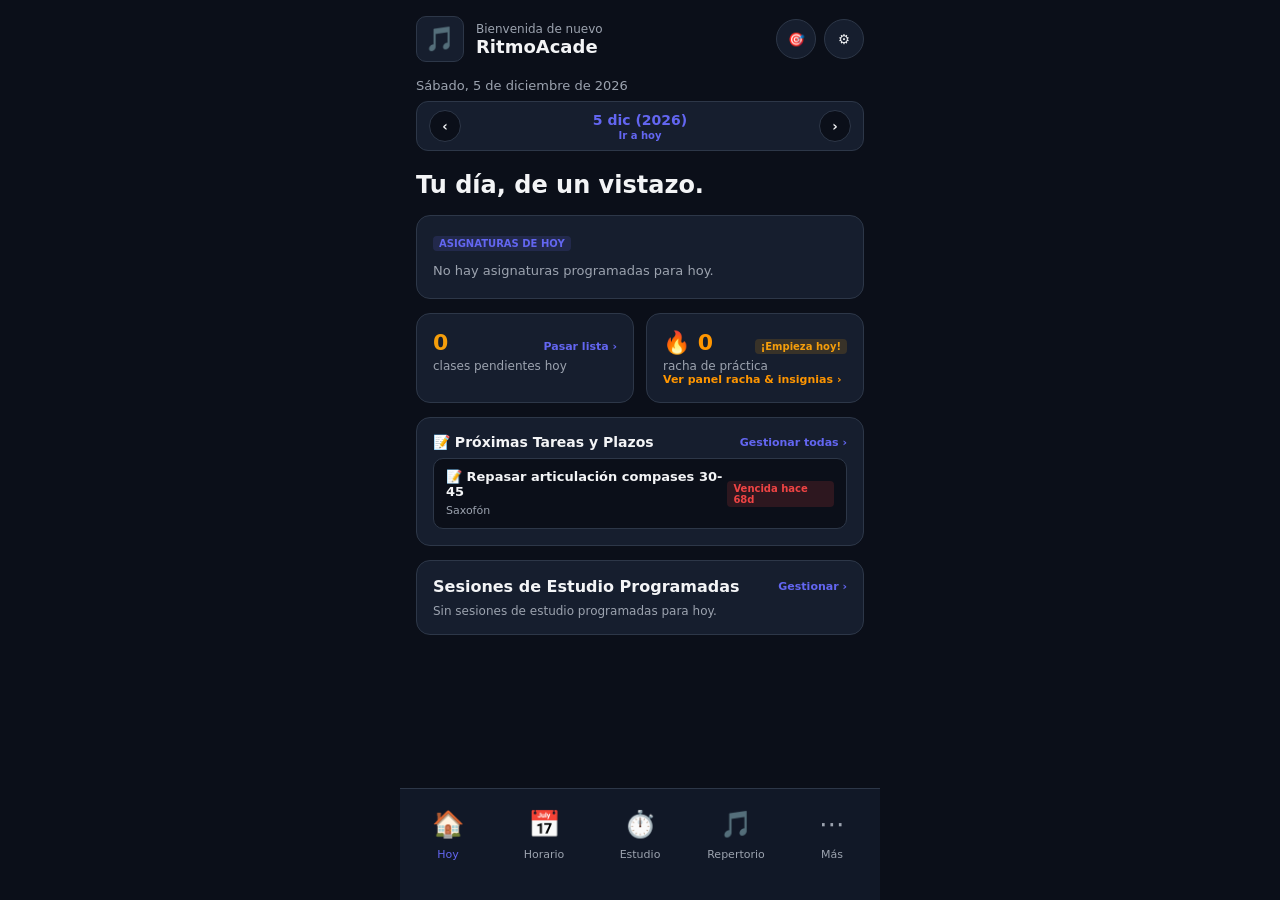
<file: index.html>
<!DOCTYPE html>
<html lang="es">
<head>
  <meta charset="UTF-8">
  <meta name="viewport" content="width=device-width, initial-scale=1.0, maximum-scale=1.0, user-scalable=no">
  <title>RitmoAcade - Sistema Total Sincronizado</title>
  <style>
    :root {
      --bg-main: #0B0F19;
      --bg-card: #161E2E;
      --text-main: #F3F4F6;
      --text-muted: #9CA3AF;
      --border: #2D3748;
      --primary: #6366F1;
      --success: #10B981;
      --warning: #F59E0B;
      --danger: #EF4444;
      --calendar-accent: #EC4899;
      --study-accent: #38BDF8;
      --streak-color: #FF9600;
      --streak-bg: rgba(255, 150, 0, 0.15);
    }

    * {
      box-sizing: border-box;
      margin: 0;
      padding: 0;
      font-family: system-ui, -apple-system, sans-serif;
      -webkit-tap-highlight-color: transparent;
      touch-action: manipulation;
    }

    body {
      background-color: var(--bg-main);
      color: var(--text-main);
      max-width: 480px;
      margin: 0 auto;
      padding: 16px;
      padding-bottom: 140px;
    }

    .view { display: none !important; }
    .view.active { display: block !important; }

    header {
      display: flex;
      justify-content: space-between;
      align-items: center;
      margin-bottom: 16px;
    }

    .header-user { display: flex; align-items: center; gap: 12px; }
    .avatar { font-size: 24px; background: var(--bg-card); padding: 8px; border-radius: 10px; border: 1px solid var(--border); }
    .sub { font-size: 12px; color: var(--text-muted); }
    .titulo { font-size: 18px; font-weight: bold; }
    .fecha { font-size: 13px; color: var(--text-muted); margin-bottom: 8px; }
    .grid { display: flex; flex-direction: column; gap: 14px; }
    .row-2 { display: grid; grid-template-columns: 1fr 1fr; gap: 12px; }

    .day-navigator {
      display: flex;
      justify-content: space-between;
      align-items: center;
      background: var(--bg-card);
      border: 1px solid var(--border);
      border-radius: 12px;
      padding: 8px 12px;
      margin-bottom: 20px;
    }
    .day-nav-btn {
      background: var(--bg-main);
      border: 1px solid var(--border);
      color: var(--text-main);
      width: 32px; height: 32px;
      border-radius: 50%;
      cursor: pointer;
      display: flex;
      align-items: center;
      justify-content: center;
      font-weight: bold;
    }
    .day-nav-title {
      font-size: 14px;
      font-weight: bold;
      color: var(--primary);
      text-align: center;
    }

    .card {
      background: var(--bg-card);
      border: 1px solid var(--border);
      border-radius: 14px;
      padding: 16px;
    }
    .card.interactive { cursor: pointer; }
    .card.interactive:active { transform: scale(0.98); }

    .stat-top { display: flex; justify-content: space-between; align-items: baseline; margin-bottom: 4px; }
    .num { font-size: 22px; font-weight: bold; }
    .link-txt { font-size: 11px; color: var(--primary); font-weight: bold; }
    .label { font-size: 12px; color: var(--text-muted); }

    .badge { font-size: 10px; color: var(--primary); background: rgba(99,102,241,0.15); padding: 2px 6px; border-radius: 4px; font-weight: bold; }
    .badge-study { font-size: 10px; color: var(--study-accent); background: rgba(56,189,248,0.15); padding: 2px 6px; border-radius: 4px; font-weight: bold; }
    .badge-warn { font-size: 10px; color: #F59E0B; background: rgba(245,158,11,0.15); padding: 2px 6px; border-radius: 4px; font-weight: bold; }
    .badge-danger { font-size: 10px; color: #EF4444; background: rgba(239,68,68,0.15); padding: 2px 6px; border-radius: 4px; font-weight: bold; }
    .badge-voluntaria { font-size: 10px; color: #34D399; background: rgba(52, 211, 153, 0.15); padding: 2px 6px; border-radius: 4px; font-weight: bold; }

    .section-flex { display: flex; justify-content: space-between; align-items: center; margin-bottom: 8px; }

    .horario-tabs { display: flex; background: var(--bg-card); border: 1px solid var(--border); border-radius: 10px; padding: 4px; margin-bottom: 16px; gap: 2px; }
    .horario-tab { flex: 1; text-align: center; padding: 8px 2px; font-size: 10px; font-weight: 600; color: var(--text-muted); cursor: pointer; border-radius: 8px; }
    .horario-tab.active { background: var(--primary); color: white; }
    .horario-tab.tab-calendar { color: var(--calendar-accent); }
    .horario-tab.tab-calendar.active { background: var(--calendar-accent); color: white; }

    .horario-subview { display: none !important; flex-direction: column; gap: 14px; }
    .horario-subview.active { display: flex !important; }

    .calendar-grid-container { background: var(--bg-card); border: 1px solid var(--border); border-radius: 14px; padding: 8px; overflow-x: auto; max-height: 520px; overflow-y: auto; }
    .calendar-table { width: 100%; border-collapse: collapse; min-width: 680px; font-size: 10px; table-layout: fixed; }
    .calendar-table th, .calendar-table td { border: 1px solid var(--border); padding: 2px; text-align: center; height: 30px; vertical-align: top; position: relative; }
    .calendar-table th { background: var(--bg-main); color: var(--text-muted); font-weight: 600; position: sticky; top: 0; z-index: 5; }

    .month-grid { display: grid; grid-template-columns: repeat(7, 1fr); gap: 4px; }
    .month-day { background: var(--bg-main); border: 1px solid var(--border); border-radius: 8px; aspect-ratio: 1; display: flex; flex-direction: column; align-items: center; justify-content: center; font-size: 12px; cursor: pointer; position: relative; }
    .month-day.has-events { border-color: var(--primary); background: rgba(99,102,241,0.1); font-weight: bold; }
    .month-day.is-festivo { border-color: var(--danger); background: rgba(239, 68, 68, 0.15); color: var(--danger); font-weight: bold; }
    .month-day.selected { border-color: var(--calendar-accent); background: rgba(236,72,153,0.15); }

    .streak-header-card { background: linear-gradient(135deg, #1E1B4B, #311042); border: 1px solid var(--border); border-radius: 20px; padding: 24px; text-align: center; }
    .streak-fire-big { font-size: 64px; display: inline-block; }
    .streak-days-row { display: flex; justify-content: space-between; margin-top: 16px; gap: 6px; }
    .streak-day-bubble { flex: 1; background: var(--bg-main); border: 1px solid var(--border); border-radius: 12px; padding: 8px 2px; text-align: center; }
    .streak-day-bubble.active { background: var(--streak-bg); border-color: var(--streak-color); }
    .streak-day-bubble span { display: block; font-size: 10px; color: var(--text-muted); margin-bottom: 4px; }
    .streak-day-bubble strong { font-size: 14px; }

    .badge-grid { display: grid; grid-template-columns: 1fr 1fr; gap: 12px; }
    .badge-card { background: var(--bg-card); border: 1px solid var(--border); border-radius: 12px; padding: 12px; text-align: center; opacity: 0.5; }
    .badge-card.unlocked { opacity: 1; border-color: var(--streak-color); background: rgba(255, 150, 0, 0.05); }
    .badge-icon { font-size: 32px; display: block; margin-bottom: 6px; }

    .color-picker-grid { display: grid; grid-template-columns: repeat(5, 1fr); gap: 8px; margin-top: 6px; }
    .color-option { width: 100%; height: 32px; border-radius: 6px; cursor: pointer; border: 2px solid transparent; }
    .color-option.selected { border-color: #fff; transform: scale(1.1); }

    .attendance-dot {
      width: 12px;
      height: 12px;
      border-radius: 50%;
      display: inline-block;
      cursor: pointer;
      transition: transform 0.15s ease;
    }
    .attendance-dot:hover { transform: scale(1.3); }

    .nav-bar { position: fixed; bottom: 0; left: 0; right: 0; max-width: 480px; margin: 0 auto; background: #111827; border-top: 1px solid var(--border); display: flex; justify-content: space-around; padding: 14px 0 32px 0; z-index: 9999; }
    .nav-item { text-align: center; color: var(--text-muted); cursor: pointer; flex: 1; padding: 6px 0; }
    .nav-item span { font-size: 26px; display: block; margin-bottom: 4px; }
    .nav-item small { font-size: 11px; font-weight: 500; }
    .nav-item.active { color: var(--primary); }

    .modal { position: fixed; top: 0; left: 0; right: 0; bottom: 0; background: rgba(0,0,0,0.7); display: none; align-items: flex-end; z-index: 10000; }
    .modal.active { display: flex; }
    .modal-content { background: var(--bg-card); width: 100%; padding: 24px; border-radius: 20px 20px 0 0; border-top: 1px solid var(--border); max-height: 90vh; overflow-y: auto; }
    .form-group { margin-bottom: 12px; }
    .form-group label { display: block; font-size: 12px; color: var(--text-muted); margin-bottom: 4px; }
    .form-control { width: 100%; padding: 10px 12px; border-radius: 8px; border: 1px solid var(--border); background: var(--bg-main); color: var(--text-main); font-size: 14px; }
    .btn-main { width: 100%; background: var(--primary); color: white; border: none; padding: 14px; border-radius: 10px; font-weight: bold; cursor: pointer; margin-top: 12px; }
    .btn-config { background: var(--bg-card); border: 1px solid var(--border); color: var(--text-main); width: 40px; height: 40px; border-radius: 50%; cursor: pointer; display: flex; align-items: center; justify-content: center; }
    .btn-accion-txt { background: none; border: none; font-size: 11px; cursor: pointer; font-weight: 500; }
    .btn-editar { color: var(--primary); }
    .btn-eliminar { color: var(--danger); }
  </style>
</head>
<body>

  <!-- ================= VISTA 1: HOY ================= -->
  <div id="vista-hoy" class="view active">
    <header>
      <div class="header-user">
        <span class="avatar">🎵</span>
        <div>
          <div class="sub">Bienvenida de nuevo</div>
          <div class="titulo">RitmoAcade</div>
        </div>
      </div>
      <div style="display: flex; gap: 8px;">
        <button class="btn-config" title="Objetivos Diarios" onclick="cambiarVista('objetivos')">🎯</button>
        <button class="btn-config" title="Ajustes" onclick="cambiarVista('mas')">⚙️</button>
      </div>
    </header>

    <div class="fecha" id="home-fecha-actual">Cargando fecha...</div>

    <div class="day-navigator">
      <button class="day-nav-btn" onclick="cambiarDiaHome(-1)">‹</button>
      <div style="display: flex; flex-direction: column; align-items: center; gap: 2px;">
        <div class="day-nav-title" id="home-nav-titulo-dia" style="margin-bottom: 0;">Hoy</div>
        <button class="btn-accion-txt" style="color: var(--primary); font-size: 10px; font-weight: bold; cursor: pointer;" onclick="irDiaActualHome()">Ir a hoy</button>
      </div>
      <button class="day-nav-btn" onclick="cambiarDiaHome(1)">›</button>
    </div>
    
    <h2 style="margin-bottom: 16px;">Tu día, de un vistazo.</h2>

    <div class="grid">
      <!-- 1º WIDGET: ASIGNATURAS DE HOY -->
      <div class="card" id="home-widget-asignaturas" onclick="cambiarVista('horario')">
        <span class="badge">ASIGNATURAS DE HOY</span>
        <div id="home-lista-asig-hoy" style="margin-top: 8px;">Cargando...</div>
      </div>

      <!-- 2º WIDGETS PEQUEÑOS (ASISTENCIA Y RACHA) -->
      <div class="row-2">
        <div class="card interactive" onclick="cambiarVista('asistencia-centros')">
          <div class="stat-top">
            <span class="num" id="home-asistencia-pendientes-num" style="color: var(--warning);">0</span>
            <span class="link-txt">Pasar lista ›</span>
          </div>
          <div class="label" id="home-asistencia-label-txt">clases pendientes hoy</div>
        </div>
        
        <div class="card interactive" onclick="cambiarVista('racha-panel')">
          <div class="stat-top">
            <span class="num" style="color: var(--streak-color);" id="home-racha-num">🔥 0</span>
            <span class="badge-warn">¡Empieza hoy!</span>
          </div>
          <div class="label">racha de práctica</div>
          <div class="link-txt" style="color: var(--streak-color);">Ver panel racha & insignias ›</div>
        </div>
      </div>

      <!-- 3º WIDGET: TAREAS PENDIENTES -->
      <div class="card interactive" onclick="cambiarVista('tareas')">
        <div class="section-flex" style="margin-bottom: 6px;">
          <h4 style="color: var(--text-main); font-size: 14px;">📝 Próximas Tareas y Plazos</h4>
          <span class="link-txt">Gestionar todas ›</span>
        </div>
        <div id="home-widget-cuenta-atras-container">
          <p style="font-size: 12px; color: var(--text-muted);">Cargando plazos...</p>
        </div>
      </div>

      <!-- 4º WIDGET: SESIONES DE ESTUDIO -->
      <div class="card interactive" onclick="cambiarVista('sesiones-estudio')">
        <div class="section-flex">
          <h4>Sesiones de Estudio Programadas</h4>
          <span class="link-txt">Gestionar ›</span>
        </div>
        <div id="preview-sesiones-estudio-home" style="font-size: 12px; color: var(--text-muted); margin-top: 4px;">
          Comprobando bloques de práctica...
        </div>
      </div>
    </div>
  </div>

  <!-- ================= VISTA RACHA Y PREMIOS ================= -->
  <div id="vista-racha-panel" class="view">
    <header>
      <div class="titulo">Racha e Insignias</div>
      <button class="btn-config" onclick="cambiarVista('hoy')">‹</button>
    </header>

    <div class="grid">
      <div class="streak-header-card">
        <div class="streak-fire-big">🔥</div>
        <div style="font-size: 32px; font-weight: bold; margin: 4px 0;" id="panel-racha-dias">0 DÍAS</div>
        <p style="color: var(--text-muted); font-size: 13px;">¡Completa un Pomodoro o tarea hoy para activar tu racha!</p>
        <div class="streak-days-row">
          <div class="streak-day-bubble"><span>L</span><strong>·</strong></div>
          <div class="streak-day-bubble"><span>M</span><strong>·</strong></div>
          <div class="streak-day-bubble"><span>X</span><strong>·</strong></div>
          <div class="streak-day-bubble"><span>J</span><strong>·</strong></div>
          <div class="streak-day-bubble"><span>V</span><strong>·</strong></div>
          <div class="streak-day-bubble"><span>S</span><strong>·</strong></div>
          <div class="streak-day-bubble"><span>D</span><strong>·</strong></div>
        </div>
      </div>

      <div class="section-flex" style="margin-top: 10px;">
        <h4>🏆 Sala de Trofeos e Insignias</h4>
        <span class="badge" id="contador-insignias">0 / 6 desbloqueadas</span>
      </div>

      <div class="badge-grid" id="lista-insignias-container"></div>
    </div>
  </div>

  <!-- ================= VISTA 2: HORARIO AVANZADO ================= -->
  <div id="vista-horario" class="view">
    <header>
      <div class="titulo">Horarios y Planificación</div>
      <button class="btn-main" style="width: auto; margin-top: 0; padding: 8px 12px; font-size: 12px; background: var(--danger);" onclick="abrirModalFestivo()">+ Festivo</button>
    </header>
    <p class="fecha">Organiza tus clases oficiales y sesiones de estudio.</p>
    
    <div class="horario-tabs">
      <div class="horario-tab active" onclick="cambiarHorarioTab('diaria', this)">Diaria</div>
      <div class="horario-tab" onclick="cambiarHorarioTab('semanal', this)">Semanal</div>
      <div class="horario-tab" onclick="cambiarHorarioTab('mensual', this)">Mensual</div>
      <div class="horario-tab tab-calendar" onclick="cambiarHorarioTab('calendario', this)">📅 Cuadrante</div>
    </div>

    <!-- Subvista Diaria -->
    <div id="subview-diaria" class="horario-subview active">
      <div class="day-navigator">
        <button class="day-nav-btn" onclick="cambiarDiaHorario(-1)">‹</button>
        <div style="display: flex; flex-direction: column; align-items: center; gap: 2px;">
          <div class="day-nav-title" id="horario-nav-titulo-dia" style="margin-bottom: 0;">Hoy</div>
          <button class="btn-accion-txt" style="color: var(--primary); font-size: 10px; font-weight: bold; cursor: pointer;" onclick="irDiaActualHorario()">Ir a hoy</button>
        </div>
        <button class="day-nav-btn" onclick="cambiarDiaHorario(1)">›</button>
      </div>
      <div id="container-diaria-huecos" class="grid"></div>
    </div>

    <!-- Subvista Semanal -->
    <div id="subview-semanal" class="horario-subview">
      <div class="day-navigator">
        <button class="day-nav-btn" onclick="cambiarSemanaHorario(-1)">‹</button>
        <div style="display: flex; flex-direction: column; align-items: center; gap: 2px;">
          <div class="day-nav-title" id="horario-nav-titulo-semana" style="margin-bottom: 0;">Semana actual</div>
          <button class="btn-accion-txt" style="color: var(--primary); font-size: 10px; font-weight: bold; cursor: pointer;" onclick="irSemanaActualHorario()">Ir a semana actual</button>
        </div>
        <button class="day-nav-btn" onclick="cambiarSemanaHorario(1)">›</button>
      </div>
      <div id="container-semanal-dinamico" class="grid"></div>
    </div>

    <!-- Subvista Mensual Interactiva -->
    <div id="subview-mensual" class="horario-subview">
      <div class="day-navigator">
        <button class="day-nav-btn" onclick="cambiarMesHorario(-1)">‹</button>
        <div style="display: flex; flex-direction: column; align-items: center; gap: 2px;">
          <div class="day-nav-title" id="horario-nav-titulo-mes" style="margin-bottom: 0;">Mes actual</div>
          <button class="btn-accion-txt" style="color: var(--primary); font-size: 10px; font-weight: bold; cursor: pointer;" onclick="irMesActualHorario()">Ir a mes actual</button>
        </div>
        <button class="day-nav-btn" onclick="cambiarMesHorario(1)">›</button>
      </div>
      <div class="card" style="padding: 12px;">
        <div class="month-grid" id="grid-calendario-mensual"></div>
      </div>
      <h4 style="margin-top: 10px;" id="titulo-eventos-dia-mes">Eventos del día seleccionado:</h4>
      <div id="container-eventos-dia-mes" class="grid"></div>
    </div>

    <!-- Subvista Cuadrante Semanal -->
    <div id="subview-calendario" class="horario-subview">
      <div class="day-navigator">
        <button class="day-nav-btn" onclick="cambiarSemanaCuadrante(-1)">‹</button>
        <div style="display: flex; flex-direction: column; align-items: center; gap: 2px;">
          <div class="day-nav-title" id="cuadrante-nav-titulo-semana" style="margin-bottom: 0;">Semana actual</div>
          <button class="btn-accion-txt" style="color: var(--primary); font-size: 10px; font-weight: bold; cursor: pointer;" onclick="irSemanaActualCuadrante()">Ir a semana actual</button>
        </div>
        <button class="day-nav-btn" onclick="cambiarSemanaCuadrante(1)">›</button>
      </div>
      <div class="card" style="padding: 10px;">
        <div class="section-flex" style="margin-bottom: 8px;">
          <h4 style="color: var(--calendar-accent); font-size: 14px;">📊 Cuadrante Semanal</h4>
        </div>
        <div class="calendar-grid-container">
          <table class="calendar-table">
            <thead>
              <tr id="thead-cuadrante-fechas">
                <th style="width: 42px;">Hora</th>
                <th>Lun</th><th>Mar</th><th>Mié</th><th>Jue</th><th>Vie</th><th>Sáb</th><th>Dom</th>
              </tr>
            </thead>
            <tbody id="tbody-horario-sincronizado"></tbody>
          </table>
        </div>
      </div>
    </div>
  </div>

  <!-- ================= VISTA 3: ESTUDIO (POMODORO & CRONÓMETRO) ================= -->
  <div id="vista-estudio" class="view">
    <header>
      <div class="titulo">Estudio y Práctica</div>
    </header>
    <p class="fecha">Mide tu tiempo mediante Pomodoro o cronómetro libre (activo en segundo plano con Wake Lock).</p>

    <div class="grid">
      <!-- MÓDULO 1: POMODORO -->
      <div class="card" style="padding: 16px;">
        <div class="section-flex" style="margin-bottom: 10px;">
          <h4 style="color: var(--primary);">🍅 Pomodoro Musical</h4>
          <span class="badge">Bloques</span>
        </div>
        <div class="form-group">
          <label>Asignatura o Tarea</label>
          <select id="pomodoro-item" class="form-control"></select>
        </div>

        <div class="row-2">
          <div class="form-group">
            <label>Preestablecido</label>
            <select id="pomodoro-duracion-select" class="form-control" onchange="seleccionarDuracionPomodoro(this.value)">
              <option value="15">15 min</option>
              <option value="25" selected>25 min</option>
              <option value="45">45 min</option>
              <option value="60">60 min</option>
              <option value="custom">Personalizado</option>
            </select>
          </div>
          <div class="form-group" id="bloque-pomodoro-custom" style="display: none;">
            <label>Minutos exactos</label>
            <input type="number" min="1" max="300" id="pomodoro-duracion-custom" class="form-control" value="30">
          </div>
        </div>

        <div style="text-align: center; padding: 10px 0;">
          <div style="font-size: 48px; font-weight: bold; margin-bottom: 12px; color: var(--primary);" id="pomodoro-display">25:00</div>
          <button class="btn-main" id="btn-pomodoro-accion" style="margin-top: 0;" onclick="togglePomodoro()">Iniciar Pomodoro</button>
        </div>
      </div>

      <!-- MÓDULO 2: CRONÓMETRO LIBRE -->
      <div class="card" style="padding: 16px; border: 2px dashed var(--study-accent); background: rgba(56,189,248,0.03);">
        <div class="section-flex" style="margin-bottom: 10px;">
          <h4 style="color: var(--study-accent);">⏱️ Cronómetro Libre</h4>
          <span class="badge-study">Tiempo Real</span>
        </div>
        <div class="form-group">
          <label>Seleccionar Elemento / Repertorio</label>
          <select id="crono-item" class="form-control"></select>
        </div>

        <div style="text-align: center; padding: 10px 0;">
          <div style="font-size: 48px; font-weight: bold; margin-bottom: 12px; color: var(--study-accent);" id="crono-display">00:00:00</div>
          <button class="btn-main" id="btn-crono-accion" style="background: var(--study-accent); color: #0B0F19; margin-top: 0;" onclick="toggleCronometro()">Iniciar Cronómetro</button>
        </div>
      </div>
    </div>
  </div>

  <!-- ================= VISTA 4: REPERTORIO ================= -->
  <div id="vista-repertorio" class="view">
    <header>
      <div class="titulo">Gestión de Repertorio</div>
      <button class="btn-main" style="width: auto; margin-top: 0; padding: 8px 12px; font-size: 12px;" onclick="abrirModalCategoriaCrear()">+ Añadir categoría</button>
    </header>
    <p class="fecha">Tus categorías y piezas organizadas.</p>

    <div class="grid" id="lista-categorias-container" style="grid-template-columns: 1fr 1fr;"></div>
  </div>

  <div id="vista-repertorio-detalle" class="view">
    <header>
      <div class="header-user">
        <span class="avatar" id="detalle-emoji">🎷</span>
        <div>
          <div class="sub">Repertorio de</div>
          <div class="titulo" id="detalle-titulo-cat">Categoría</div>
        </div>
      </div>
      <button class="btn-config" onclick="cambiarVista('repertorio')">‹</button>
    </header>

    <div class="section-flex" style="margin-bottom: 14px;">
      <p class="fecha" style="margin-bottom:0;">Obras y piezas en estudio.</p>
      <button class="btn-main" style="width: auto; margin-top: 0; padding: 8px 14px; font-size: 13px;" onclick="abrirModalPiezaCrear()">+ Añadir pieza</button>
    </div>

    <div class="grid" id="lista-piezas-container"></div>
  </div>

  <!-- ================= VISTA 4.1: OBJETIVOS DIARIOS ================= -->
  <div id="vista-objetivos" class="view">
    <header>
      <div class="titulo">Objetivos Diarios y Planificación</div>
      <button class="btn-main" style="width: auto; margin-top: 0; padding: 8px 12px; font-size: 12px;" onclick="abrirModalObjetivoCrear()">+ Nuevo objetivo</button>
    </header>
    <p class="fecha">Metas establecidas para uno o varios días.</p>
    <div class="grid" id="lista-objetivos-container"></div>
  </div>

  <!-- ================= VISTA 5: MÁS (AJUSTES) ================= -->
  <div id="vista-mas" class="view">
    <header>
      <div class="titulo">Ajustes y Perfil</div>
    </header>
    <p class="fecha">Preferencias, copias de seguridad y herramientas.</p>

    <div class="grid">
      <div class="card" style="background: linear-gradient(135deg, #161E2E, #1E1B4B);">
        <div class="section-flex">
          <h4>💾 Copia de Seguridad</h4>
          <span class="badge">Datos Seguros</span>
        </div>
        <p style="font-size: 12px; color: var(--text-muted); margin: 6px 0 12px 0;">Exporta tus datos o restaura una copia de seguridad en cualquier momento.</p>
        <div class="row-2">
          <button class="btn-main" style="margin-top:0; padding: 10px; font-size: 12px; background: var(--success);" onclick="exportarCopiaSeguridad()">Exportar datos</button>
          <button class="btn-main" style="margin-top:0; padding: 10px; font-size: 12px; background: var(--primary);" onclick="document.getElementById('input-archivo-importar').click()">Restaurar datos</button>
          <input type="file" id="input-archivo-importar" style="display:none" accept=".json" onchange="importarCopiaSeguridad(event)">
        </div>
      </div>

      <div class="card interactive" onclick="cambiarVista('objetivos')">
        <div class="section-flex">
          <h4>🎯 Objetivos Diarios</h4>
          <span class="link-txt">Gestionar ›</span>
        </div>
        <p style="font-size: 12px; color: var(--text-muted); margin-top: 4px;">Metas de estudio y planificación por fechas</p>
      </div>

      <div class="card interactive" onclick="cambiarVista('sesiones-estudio')">
        <div class="section-flex">
          <h4>⏱️ Sesiones de Estudio</h4>
          <span class="link-txt">Gestionar ›</span>
        </div>
        <p style="font-size: 12px; color: var(--text-muted); margin-top: 4px;">Programa tus bloques y prácticas de instrumento</p>
      </div>

      <div class="card interactive" onclick="cambiarVista('centros-estudio')">
        <div class="section-flex">
          <h4>🏛️ Asignaturas y Centros</h4>
          <span class="link-txt">Configurar ›</span>
        </div>
        <p style="font-size: 12px; color: var(--text-muted); margin-top: 4px;">Gestiona centros, horarios, docentes y colores</p>
      </div>

      <div class="card interactive" onclick="cambiarVista('notas-centros')">
        <div class="section-flex">
          <h4>📊 Registro de Notas</h4>
          <span class="link-txt">Ver notas ›</span>
        </div>
        <p style="font-size: 12px; color: var(--text-muted); margin-top: 4px;">Calificaciones con código de color automático</p>
      </div>

      <div class="card interactive" onclick="cambiarVista('asistencia-centros')">
        <div class="section-flex">
          <h4>📋 Control de Asistencia</h4>
          <span class="link-txt">Pasar lista ›</span>
        </div>
        <p style="font-size: 12px; color: var(--text-muted); margin-top: 4px;">Asistencias, faltas, retrasos, justificadas y no clases</p>
      </div>

      <div class="card interactive" onclick="cambiarVista('tareas')">
        <div class="section-flex">
          <h4>📝 Tareas Pendientes</h4>
          <span class="link-txt">Gestionar ›</span>
        </div>
        <p style="font-size: 12px; color: var(--text-muted); margin-top: 4px;">Listado con fecha exacta y cuenta atrás</p>
      </div>
    </div>
  </div>

  <!-- ================= VISTAS SECUNDARIAS DE AJUSTES ================= -->
  <div id="vista-sesiones-estudio" class="view">
    <header>
      <div class="titulo">Sesiones de Estudio</div>
      <button class="btn-config" onclick="cambiarVista('mas')">‹</button>
    </header>
    <div class="section-flex" style="margin-bottom: 14px;">
      <p class="fecha" style="margin-bottom:0;">Bloques de práctica programados.</p>
      <button class="btn-main" style="width: auto; margin-top: 0; padding: 8px 14px; font-size: 13px;" onclick="abrirModalSesionEstudioCrear()">+ Añadir sesión</button>
    </div>
    <div class="grid" id="lista-sesiones-estudio-container"></div>
  </div>

  <div id="vista-centros-estudio" class="view">
    <header>
      <div class="titulo">Centros de Estudios</div>
      <button class="btn-config" onclick="cambiarVista('mas')">‹</button>
    </header>
    <div class="section-flex" style="margin-bottom: 14px;">
      <p class="fecha" style="margin-bottom:0;">Selecciona un centro o crea uno nuevo.</p>
      <button class="btn-main" style="width: auto; margin-top: 0; padding: 8px 14px; font-size: 13px;" onclick="abrirModalCentroCrear()">+ Añadir centro</button>
    </div>
    <div class="grid" id="lista-centros-container"></div>
  </div>

  <div id="vista-centro-detalle" class="view">
    <header>
      <div class="header-user">
        <span class="avatar">🏫</span>
        <div>
          <div class="sub">Centro de Estudios</div>
          <div class="titulo" id="titulo-centro-activo">Centro</div>
        </div>
      </div>
      <button class="btn-config" onclick="cambiarVista('centros-estudio')">‹</button>
    </header>
    <div class="section-flex" style="margin-bottom: 14px;">
      <p class="fecha" style="margin-bottom:0;">Asignaturas impartidas.</p>
      <button class="btn-main" style="width: auto; margin-top: 0; padding: 8px 14px; font-size: 13px;" onclick="abrirModalAsignaturaCrear()">+ Añadir asignatura</button>
    </div>
    <div class="grid" id="lista-asignaturas-container"></div>
  </div>

  <div id="vista-notas-centros" class="view">
    <header>
      <div class="titulo">Registro de Notas</div>
      <button class="btn-config" onclick="cambiarVista('mas')">‹</button>
    </header>
    <p class="fecha">Elige un centro sincronizado para consultar calificaciones.</p>
    <div class="grid" id="lista-notas-centros-container"></div>
  </div>

  <div id="vista-notas-detalle" class="view">
    <header>
      <div class="header-user">
        <span class="avatar">📊</span>
        <div>
          <div class="sub">Calificaciones de</div>
          <div class="titulo" id="titulo-notas-centro">Centro</div>
        </div>
      </div>
      <button class="btn-config" onclick="cambiarVista('notas-centros')">‹</button>
    </header>
    <div class="section-flex" style="margin-bottom: 14px;">
      <p class="fecha" style="margin-bottom:0;">Exámenes y entregas.</p>
      <button class="btn-main" style="width: auto; margin-top: 0; padding: 8px 14px; font-size: 13px;" onclick="abrirModalNota()">+ Añadir nota</button>
    </div>
    <div class="grid" id="lista-calificaciones-container"></div>
  </div>

  <div id="vista-asistencia-centros" class="view">
    <header>
      <div class="titulo">Control de Asistencia</div>
      <button class="btn-config" onclick="cambiarVista('mas')">‹</button>
    </header>
    <p class="fecha">Elige tu centro sincronizado para pasar lista y ver estadísticas.</p>
    <div class="grid" id="lista-asistencia-centros-container"></div>
  </div>

  <div id="vista-asistencia-detalle" class="view">
    <header>
      <div class="header-user">
        <span class="avatar">📋</span>
        <div>
          <div class="sub">Asistencia en</div>
          <div class="titulo" id="titulo-asistencia-centro">Centro</div>
        </div>
      </div>
      <button class="btn-config" onclick="cambiarVista('asistencia-centros')">‹</button>
    </header>

    <div class="horario-tabs">
      <div class="horario-tab active" onclick="cambiarAsistenciaTab('control', this)">Control de Pase</div>
      <div class="horario-tab" onclick="cambiarAsistenciaTab('estadisticas', this)">Estadísticas</div>
    </div>

    <div id="subview-asistencia-control" class="horario-subview active">
      <div class="day-navigator">
        <button class="day-nav-btn" onclick="cambiarSemanaAsistencia(-1)">‹</button>
        <div style="display: flex; flex-direction: column; align-items: center; gap: 2px;">
          <div class="day-nav-title" id="asistencia-nav-titulo-semana" style="margin-bottom: 0;">Semana actual</div>
          <button class="btn-accion-txt" style="color: var(--primary); font-size: 10px; font-weight: bold; cursor: pointer;" onclick="irSemanaActualAsistencia()">Ir a semana actual</button>
        </div>
        <button class="day-nav-btn" onclick="cambiarSemanaAsistencia(1)">›</button>
      </div>
      <div class="grid" id="lista-control-asistencia-container"></div>
    </div>

    <div id="subview-asistencia-estadisticas" class="horario-subview">
      <div class="grid" id="lista-estadisticas-asistencia-container"></div>
    </div>
  </div>

  <div id="vista-tareas" class="view">
    <header>
      <div class="titulo">Tareas Pendientes</div>
      <button class="btn-config" onclick="cambiarVista('hoy')">‹</button>
    </header>
    <div class="section-flex" style="margin-bottom: 14px;">
      <p class="fecha" style="margin-bottom:0;">Listado con fecha exacta y cuenta atrás.</p>
      <button class="btn-main" style="width: auto; margin-top: 0; padding: 8px 14px; font-size: 13px;" onclick="abrirModalTareaParaCrear()">+ Añadir tarea</button>
    </div>
    <div class="grid" id="lista-tareas-container"></div>
  </div>

  <!-- ================= BARRA DE NAVEGACIÓN INFERIOR ================= -->
  <nav class="nav-bar">
    <div class="nav-item active" id="nav-hoy" onclick="cambiarVista('hoy')">
      <span>🏠</span>
      <small>Hoy</small>
    </div>
    <div class="nav-item" id="nav-horario" onclick="cambiarVista('horario')">
      <span>📅</span>
      <small>Horario</small>
    </div>
    <div class="nav-item" id="nav-estudio" onclick="cambiarVista('estudio')">
      <span>⏱️</span>
      <small>Estudio</small>
    </div>
    <div class="nav-item" id="nav-repertorio" onclick="cambiarVista('repertorio')">
      <span>🎵</span>
      <small>Repertorio</small>
    </div>
    <div class="nav-item" id="nav-mas" onclick="cambiarVista('mas')">
      <span>⋯</span>
      <small>Más</small>
    </div>
  </nav>

  <!-- ================= MODALES ================= -->
  <div id="modalDetalleAsignatura" class="modal" onclick="cerrarModalDetalleAsignaturaFuera(event)">
    <div class="modal-content">
      <div class="section-flex" style="margin-bottom: 12px;">
        <h3 id="detalle-asig-modal-nombre">Detalles de la Asignatura</h3>
        <span style="font-size: 20px; cursor: pointer; color: var(--text-muted);" onclick="cerrarModalDetalleAsignatura()">✕</span>
      </div>
      <div class="grid" style="gap: 10px;" id="detalle-asig-modal-body"></div>
    </div>
  </div>

  <div id="modalSesionEstudio" class="modal" onclick="cerrarModalSesionEstudioFuera(event)">
    <div class="modal-content">
      <div class="section-flex" style="margin-bottom: 12px;">
        <h3 id="modal-sesion-titulo">Programar Sesión de Estudio</h3>
        <span style="font-size: 20px; cursor: pointer; color: var(--text-muted);" onclick="cerrarModalSesionEstudio()">✕</span>
      </div>
      <input type="hidden" id="input-edit-index-sesion" value="-1">
      <div class="form-group">
        <label>Título / Materia</label>
        <input type="text" id="input-sesion-titulo-txt" class="form-control" placeholder="Ej. Ensayo general de repertorio...">
      </div>
      <div class="form-group">
        <label>Espacio Reservado (Reserva)</label>
        <input type="text" id="input-sesion-reserva" class="form-control" placeholder="Ej. Cabina 3, Estudio de piano 2...">
      </div>
      <div class="row-2">
        <div class="form-group">
          <label>Día</label>
          <select id="input-sesion-dia" class="form-control">
            <option value="Lun">Lunes</option>
            <option value="Mar">Martes</option>
            <option value="Mié">Miércoles</option>
            <option value="Jue">Jueves</option>
            <option value="Vie">Viernes</option>
            <option value="Sáb">Sábado</option>
            <option value="Dom">Domingo</option>
          </select>
        </div>
        <div class="form-group">
          <label>Fecha exacta</label>
          <input type="date" id="input-sesion-fecha" class="form-control">
        </div>
      </div>
      <div class="row-2">
        <div class="form-group">
          <label>Hora Inicio</label>
          <select id="input-sesion-inicio" class="form-control"></select>
        </div>
        <div class="form-group">
          <label>Hora Fin</label>
          <select id="input-sesion-fin" class="form-control"></select>
        </div>
      </div>

      <!-- TRIANGULACIÓN: VINCULACIÓN CON OBJETIVO / TAREA -->
      <hr style="border: 0; border-top: 1px solid var(--border); margin: 12px 0;">
      <div class="form-group">
        <label>🎯 Vincular con Tarea o Crear Objetivo Diario</label>
        <select id="input-sesion-vinculo-tarea" class="form-control">
          <option value="">-- Sin vinculación (Solo sesión) --</option>
        </select>
      </div>

      <button class="btn-main" onclick="guardarOActualizarSesionEstudio()">Guardar sesión y sincronizar objetivo</button>
    </div>
  </div>

  <div id="modalFestivo" class="modal" onclick="cerrarModalFestivoFuera(event)">
    <div class="modal-content">
      <div class="section-flex" style="margin-bottom: 12px;">
        <h3>Añadir Nuevo Festivo</h3>
        <span style="font-size: 20px; cursor: pointer; color: var(--text-muted);" onclick="cerrarModalFestivo()">✕</span>
      </div>
      <div class="form-group">
        <label>Motivo / Nombre del Festivo</label>
        <input type="text" id="input-festivo-nombre" class="form-control" placeholder="Ej. Fiesta patronal...">
      </div>
      <div class="row-2">
        <div class="form-group">
          <label>Desde fecha</label>
          <input type="date" id="input-festivo-inicio" class="form-control">
        </div>
        <div class="form-group">
          <label>Hasta fecha</label>
          <input type="date" id="input-festivo-fin" class="form-control">
        </div>
      </div>
      <button class="btn-main" style="background: var(--danger);" onclick="guardarNuevoFestivo()">Guardar festivo</button>
    </div>
  </div>

  <div id="modalCentro" class="modal" onclick="cerrarModalCentroFuera(event)">
    <div class="modal-content">
      <div class="section-flex" style="margin-bottom: 12px;">
        <h3 id="modal-centro-titulo">Centro de Estudios</h3>
        <span style="font-size: 20px; cursor: pointer; color: var(--text-muted);" onclick="cerrarModalCentro()">✕</span>
      </div>
      <input type="hidden" id="input-centro-edit-index" value="-1">
      <div class="form-group">
        <label>Nombre del Centro</label>
        <input type="text" id="input-nombre-centro" class="form-control" placeholder="Ej. Conservatorio...">
      </div>
      <button class="btn-main" onclick="guardarOActualizarCentro()">Guardar centro</button>
    </div>
  </div>

  <div id="modalAsignatura" class="modal" onclick="cerrarModalAsignaturaFuera(event)">
    <div class="modal-content">
      <div class="section-flex" style="margin-bottom: 12px;">
        <h3 id="modal-asig-titulo">Nueva Asignatura / Clase</h3>
        <span style="font-size: 20px; cursor: pointer; color: var(--text-muted);" onclick="cerrarModalAsignatura()">✕</span>
      </div>
      <input type="hidden" id="input-asig-edit-index" value="-1">
      <div class="form-group">
        <label>Nombre</label>
        <input type="text" id="input-asig-nombre" class="form-control" placeholder="Ej. Música de cámara...">
      </div>
      <div class="row-2">
        <div class="form-group">
          <label>Carácter</label>
          <select id="input-asig-caracter" class="form-control">
            <option value="obligatoria" selected>Obligatoria</option>
            <option value="voluntaria">Voluntaria / Oyente</option>
          </select>
        </div>
        <div class="form-group">
          <label>Aula</label>
          <input type="text" id="input-asig-aula" class="form-control" placeholder="Aula...">
        </div>
      </div>
      <div class="row-2">
        <div class="form-group">
          <label>Docente</label>
          <input type="text" id="input-asig-docente" class="form-control" placeholder="Profesor...">
        </div>
        <div class="form-group">
          <label>Periodo Lectivo</label>
          <select id="input-asig-periodo" class="form-control" onchange="actualizarFechasCustomSegunPeriodo()">
            <option value="1_cuatri">1º Cuatrimestre</option>
            <option value="2_cuatri">2º Cuatrimestre</option>
            <option value="1_trim">1º Trimestre</option>
            <option value="2_trim">2º Trimestre</option>
            <option value="3_trim">3º Trimestre</option>
            <option value="custom">Personalizado (Fechas exactas)</option>
          </select>
        </div>
      </div>
      <div class="row-2" id="bloque-fechas-personalizadas" style="display: none;">
        <div class="form-group">
          <label>Fecha Inicio</label>
          <input type="date" id="input-asig-fechaini" class="form-control">
        </div>
        <div class="form-group">
          <label>Fecha Fin</label>
          <input type="date" id="input-asig-fechafin" class="form-control">
        </div>
      </div>
      <div class="row-2">
        <div class="form-group">
          <label>Email del Profesor</label>
          <input type="email" id="input-asig-email" class="form-control" placeholder="profesor@email.com">
        </div>
        <div class="form-group">
          <label>Teléfono del Profesor</label>
          <input type="tel" id="input-asig-tel" class="form-control" placeholder="+34 ...">
        </div>
      </div>
      <div class="row-2">
        <div class="form-group">
          <label>1ª Sesión (Día)</label>
          <select id="input-asig-dia" class="form-control">
            <option value="Lun">Lunes</option>
            <option value="Mar">Martes</option>
            <option value="Mié">Miércoles</option>
            <option value="Jue">Jueves</option>
            <option value="Vie">Viernes</option>
            <option value="Sáb">Sábado</option>
            <option value="Dom">Domingo</option>
          </select>
        </div>
        <div class="row-2">
          <div class="form-group">
            <label>Hora Inicio</label>
            <select id="input-asig-inicio" class="form-control"></select>
          </div>
          <div class="form-group">
            <label>Hora Fin</label>
            <select id="input-asig-fin" class="form-control"></select>
          </div>
        </div>
      </div>
      <hr style="border: 0; border-top: 1px solid var(--border); margin: 12px 0;">
      <div class="form-group">
        <div style="display: flex; align-items: center; gap: 8px;">
          <input type="checkbox" id="input-tiene-segunda-sesion" style="width: 18px; height: 18px;" onchange="toggleSegundaSesionInputs()">
          <label for="input-tiene-segunda-sesion" style="margin-bottom:0; cursor:pointer; font-weight: bold; color: var(--primary);">Añadir segunda sesión semanal</label>
        </div>
      </div>
      <div id="bloque-segunda-sesion" style="display: none; flex-direction: column; gap: 12px; background: var(--bg-main); padding: 10px; border-radius: 8px; border: 1px solid var(--border);">
        <div class="form-group" style="margin-bottom:0;">
          <label>2ª Sesión (Día)</label>
          <select id="input-asig-dia2" class="form-control">
            <option value="Lun">Lunes</option>
            <option value="Mar" selected>Martes</option>
            <option value="Mié">Miércoles</option>
            <option value="Jue">Jueves</option>
            <option value="Vie">Viernes</option>
            <option value="Sáb">Sábado</option>
            <option value="Dom">Domingo</option>
          </select>
        </div>
        <div class="row-2">
          <div class="form-group" style="margin-bottom:0;">
            <label>Hora Inicio (2ª Sesión)</label>
            <select id="input-asig-inicio2" class="form-control"></select>
          </div>
          <div class="form-group" style="margin-bottom:0;">
            <label>Hora Fin (2ª Sesión)</label>
            <select id="input-asig-fin2" class="form-control"></select>
          </div>
        </div>
      </div>
      <div class="form-group" style="margin-top: 12px;">
        <label>Color distintivo</label>
        <div class="color-picker-grid" id="paleta-colores"></div>
      </div>
      <button class="btn-main" onclick="guardarOActualizarAsignatura()">Guardar asignatura</button>
    </div>
  </div>

  <div id="modalNota" class="modal" onclick="cerrarModalNotaFuera(event)">
    <div class="modal-content">
      <div class="section-flex" style="margin-bottom: 12px;">
        <h3>Registrar Nota (Color automático)</h3>
        <span style="font-size: 20px; cursor: pointer; color: var(--text-muted);" onclick="cerrarModalNota()">✕</span>
      </div>
      <div class="form-group">
        <label>Asignatura</label>
        <select id="input-nota-asig" class="form-control"></select>
      </div>
      <div class="row-2">
        <div class="form-group">
          <label>Tipo</label>
          <input type="text" id="input-nota-tipo" class="form-control" placeholder="Examen / Trabajo">
        </div>
        <div class="form-group">
          <label>Calificación (0 a 10)</label>
          <input type="number" step="0.01" min="0" max="10" id="input-nota-valor" class="form-control" placeholder="8.5">
        </div>
      </div>
      <div class="form-group">
        <label>Observaciones</label>
        <textarea id="input-nota-obs" class="form-control" rows="2"></textarea>
      </div>
      <button class="btn-main" onclick="guardarNuevaNota()">Guardar calificación</button>
    </div>
  </div>

  <div id="modalCategoria" class="modal" onclick="cerrarModalCategoriaFuera(event)">
    <div class="modal-content">
      <div class="section-flex" style="margin-bottom: 12px;">
        <h3 id="modal-cat-titulo">Categoría de Repertorio</h3>
        <span style="font-size: 20px; cursor: pointer; color: var(--text-muted);" onclick="cerrarModalCategoria()">✕</span>
      </div>
      <input type="hidden" id="input-cat-edit-index" value="-1">
      <div class="form-group">
        <label>Emoji</label>
        <input type="text" id="input-emoji-cat" class="form-control" value="🎹">
      </div>
      <div class="form-group">
        <label>Nombre</label>
        <input type="text" id="input-nombre-cat" class="form-control" placeholder="Ej. Piano...">
      </div>
      <button class="btn-main" onclick="guardarOActualizarCategoria()">Guardar categoría</button>
    </div>
  </div>

  <div id="modalPieza" class="modal" onclick="cerrarModalPiezaFuera(event)">
    <div class="modal-content">
      <div class="section-flex" style="margin-bottom: 12px;">
        <h3 id="modal-pieza-titulo">Añadir Pieza / Obra</h3>
        <span style="font-size: 20px; cursor: pointer; color: var(--text-muted);" onclick="cerrarModalPieza()">✕</span>
      </div>
      <input type="hidden" id="input-pieza-edit-index" value="-1">
      <div class="form-group">
        <label>Título de la obra</label>
        <input type="text" id="input-titulo-pieza" class="form-control">
      </div>
      <div class="form-group">
        <label>Autor / Compositor</label>
        <input type="text" id="input-autor-pieza" class="form-control">
      </div>
      <div class="form-group">
        <label>Observaciones / Movimiento</label>
        <input type="text" id="input-desc-pieza" class="form-control">
      </div>
      <div class="form-group">
        <div style="display: flex; align-items: center; gap: 8px;">
          <input type="checkbox" id="input-pieza-es-obj" style="width: 18px; height: 18px;">
          <label for="input-pieza-es-obj" style="margin-bottom:0; cursor:pointer;">Establecer como objetivo diario</label>
        </div>
      </div>
      <div class="row-2">
        <div class="form-group">
          <label>Desde fecha</label>
          <input type="date" id="input-pieza-fecha-inicio" class="form-control">
        </div>
        <div class="form-group">
          <label>Hasta fecha</label>
          <input type="date" id="input-pieza-fecha-fin" class="form-control">
        </div>
      </div>
      <button class="btn-main" onclick="guardarOActualizarPieza()">Guardar pieza</button>
    </div>
  </div>

  <div id="modalTarea" class="modal" onclick="cerrarModalTareaFuera(event)">
    <div class="modal-content">
      <div class="section-flex" style="margin-bottom: 12px;">
        <h3 id="modal-tarea-titulo">Nueva Tarea Pendiente</h3>
        <span style="font-size: 20px; cursor: pointer; color: var(--text-muted);" onclick="cerrarModalTarea()">✕</span>
      </div>
      <input type="hidden" id="input-edit-index-tarea" value="-1">
      <div class="form-group">
        <label>Título</label>
        <input type="text" id="input-titulo-tarea" class="form-control" placeholder="Ej. Analizar armonía...">
      </div>
      <div class="form-group">
        <label>Asignatura</label>
        <select id="input-asignatura-tarea" class="form-control"></select>
      </div>
      <div class="row-2">
        <div class="form-group">
          <label>Prioridad</label>
          <select id="input-prioridad-tarea" class="form-control">
            <option value="Urgente">Urgente</option>
            <option value="Normal" selected>Normal</option>
            <option value="Baja">Baja</option>
          </select>
        </div>
        <div class="form-group">
          <label>Fecha límite</label>
          <input type="date" id="input-fecha-tarea" class="form-control">
        </div>
      </div>
      <div class="form-group">
        <label>Descripción</label>
        <textarea id="input-desc-tarea" class="form-control" rows="2"></textarea>
      </div>
      <div class="form-group">
        <div style="display: flex; align-items: center; gap: 8px;">
          <input type="checkbox" id="input-tarea-es-obj" style="width: 18px; height: 18px;">
          <label for="input-tarea-es-obj" style="margin-bottom:0; cursor:pointer;">Establecer como objetivo diario</label>
        </div>
      </div>
      <div class="row-2">
        <div class="form-group">
          <label>Objetivo Desde</label>
          <input type="date" id="input-tarea-fecha-inicio" class="form-control">
        </div>
        <div class="form-group">
          <label>Objetivo Hasta</label>
          <input type="date" id="input-tarea-fecha-fin" class="form-control">
        </div>
      </div>
      <button class="btn-main" onclick="guardarOActualizarTarea()">Guardar tarea</button>
    </div>
  </div>

  <div id="modalObjetivo" class="modal" onclick="cerrarModalObjetivoFuera(event)">
    <div class="modal-content">
      <div class="section-flex" style="margin-bottom: 12px;">
        <h3>Nuevo Objetivo Diario</h3>
        <span style="font-size: 20px; cursor: pointer; color: var(--text-muted);" onclick="cerrarModalObjetivo()">✕</span>
      </div>
      <input type="hidden" id="input-edit-index-obj" value="-1">
      <div class="form-group">
        <label>Título del objetivo</label>
        <input type="text" id="input-titulo-obj" class="form-control" placeholder="Ej. Estudiar escala cromática...">
      </div>
      <div class="row-2">
        <div class="form-group">
          <label>Desde fecha</label>
          <input type="date" id="input-obj-fecha-inicio" class="form-control">
        </div>
        <div class="form-group">
          <label>Hasta fecha</label>
          <input type="date" id="input-obj-fecha-fin" class="form-control">
        </div>
      </div>
      <button class="btn-main" onclick="guardarOActualizarObjetivo()">Guardar objetivo</button>
    </div>
  </div>

  <script>
    // --- PERSISTENCIA CON LOCALSTORAGE ---
    let centrosEstudios = JSON.parse(localStorage.getItem('ritmo_centros')) || [
      {
        nombre: "Conservatorio Superior de Música",
        asignaturas: [
          { 
            nombre: "Saxofón", caracter: "obligatoria", docente: "Prof. Martínez", aula: "Estudio 1", 
            email: "martinez@conservatorio.es", tel: "+34600112233",
            dia: "Lun", inicio: "09:00", fin: "10:30", color: "#EC4899", 
            periodo: "1_cuatri", fechaInicio: "2026-09-16", fechaFin: "2027-01-31", 
            historial1: [], historial2: [] 
          }
        ],
        notas: [
          { asig: "Saxofón", tipo: "Audición Trimestral", valor: 8.5, obs: "Muy buena interpretación." }
        ]
      }
    ];

    let sesionesEstudio = JSON.parse(localStorage.getItem('ritmo_sesiones_estudio')) || [
      { titulo: "Práctica de técnica instrumental", reserva: "Cabina 1", dia: "Lun", fecha: "2026-09-28", inicio: "11:00", fin: "12:30", vinculo: "" }
    ];

    let repertorioCategorias = JSON.parse(localStorage.getItem('ritmo_repertorio')) || [
      { nombre: "Saxofón", emoji: "🎷", piezas: [{ titulo: "Sonata para Saxofón Alto", autor: "Creston", desc: "Primer movimiento" }] }
    ];

    let tareasPendientes = JSON.parse(localStorage.getItem('ritmo_tareas')) || [
      { titulo: "Repasar articulación compases 30-45", asignatura: "Saxofón", prioridad: "Urgente", fecha: "2026-09-28", desc: "Pasaje rápido.", esObj: true, fechaInicio: "2026-09-28", fechaFin: "2026-09-28" }
    ];

    let objetivosDiarios = JSON.parse(localStorage.getItem('ritmo_objetivos')) || [
      { titulo: "Repasar articulación compases 30-45", fechaInicio: "2026-09-28", fechaFin: "2026-09-28" }
    ];

    let listaFestivos = JSON.parse(localStorage.getItem('ritmo_festivos')) || [
      { nombre: "Festivo Local", inicio: "2026-10-07", fin: "2026-10-07" },
      { nombre: "Vacaciones de Navidad", inicio: "2026-12-22", fin: "2027-01-07" },
      { nombre: "Carnaval / Festivo Lectivo", inicio: "2027-02-08", fin: "2027-02-10" },
      { nombre: "Semana Santa", inicio: "2027-03-22", fin: "2027-03-29" }
    ];

    let rachaActual = parseInt(localStorage.getItem('ritmo_racha')) || 0;
    let minutosEstudiadosTotal = parseInt(localStorage.getItem('ritmo_mins_estudio')) || 0;

    function guardarDatos() {
      localStorage.setItem('ritmo_centros', JSON.stringify(centrosEstudios));
      localStorage.setItem('ritmo_sesiones_estudio', JSON.stringify(sesionesEstudio));
      localStorage.setItem('ritmo_repertorio', JSON.stringify(repertorioCategorias));
      localStorage.setItem('ritmo_tareas', JSON.stringify(tareasPendientes));
      localStorage.setItem('ritmo_objetivos', JSON.stringify(objetivosDiarios));
      localStorage.setItem('ritmo_festivos', JSON.stringify(listaFestivos));
      localStorage.setItem('ritmo_racha', rachaActual);
      localStorage.setItem('ritmo_mins_estudio', minutosEstudiadosTotal);
    }

    // --- COPIA DE SEGURIDAD ---
    function exportarCopiaSeguridad() {
      let datosBackup = {
        centros: centrosEstudios,
        sesiones: sesionesEstudio,
        repertorio: repertorioCategorias,
        tareas: tareasPendientes,
        objetivos: objetivosDiarios,
        festivos: listaFestivos,
        racha: rachaActual,
        minutos: minutosEstudiadosTotal,
        fechaExportacion: new Date().toISOString()
      };
      let blob = new Blob([JSON.stringify(datosBackup, null, 2)], { type: 'application/json' });
      let url = URL.createObjectURL(blob);
      let a = document.createElement('a');
      a.href = url;
      a.download = `RitmoAcade_Backup_${new Date().toISOString().split('T')[0]}.json`;
      a.click();
      URL.revokeObjectURL(url);
    }

    function importarCopiaSeguridad(event) {
      let archivo = event.target.files[0];
      if (!archivo) return;
      let reader = new FileReader();
      reader.onload = function(e) {
        try {
          let datos = JSON.parse(e.target.result);
          if (datos.centros && datos.repertorio) {
            centrosEstudios = datos.centros;
            sesionesEstudio = datos.sesiones || [];
            repertorioCategorias = datos.repertorio;
            tareasPendientes = datos.tareas || [];
            objetivosDiarios = datos.objetivos || [];
            listaFestivos = datos.festivos || [];
            rachaActual = datos.racha || 0;
            minutosEstudiadosTotal = datos.minutos || 0;
            guardarDatos();
            alert('¡Copia de seguridad restaurada con éxito!');
            location.reload();
          } else {
            alert('El archivo no tiene un formato válido de RitmoAcade.');
          }
        } catch (err) {
          alert('Error al leer el archivo JSON.');
        }
      };
      reader.readAsText(archivo);
    }

    let centroActivo = "";
    let categoriaRepertorioActual = "";
    let colorSeleccionadoHex = "#6366F1";
    
    let fechaHomeActual = new Date();
    let fechaHorarioDiario = new Date();
    let fechaHorarioSemana = new Date();
    let fechaHorarioCuadrante = new Date();
    let fechaHorarioAsistencia = new Date();
    let fechaHorarioMes = new Date();
    let fechaSeleccionadaMes = new Date();

    const horasDisponibles = [];
    for (let h = 8; h <= 22; h++) {
      let horaStr = String(h).padStart(2, '0');
      horasDisponibles.push(horaStr + ":00");
      if (h < 22) horasDisponibles.push(horaStr + ":30");
    }

    const paleta20Colores = [
      "#6366F1", "#EC4899", "#10B981", "#F59E0B", "#EF4444",
      "#3B82F6", "#8B5CF6", "#14B8A6", "#F97316", "#64748B",
      "#D946EF", "#06B6D4", "#84CC16", "#EAB308", "#6D28D9",
      "#BE185D", "#047857", "#B45309", "#1E40AF", "#475569", "#7C3AED"
    ];

    window.addEventListener('DOMContentLoaded', () => {
      inicializarSelectoresHora();
      inicializarPaletaColores();
      renderizarCentros();
      renderizarSesionesEstudio();
      renderizarNotasCentros();
      renderizarAsistenciaCentros();
      renderizarRepertorioCategorias();
      renderizarTareas();
      renderizarObjetivos();
      renderizarHorarioAvanzado();
      actualizarSelectorPomodoroItems();
      actualizarHomePorFecha();
      actualizarPanelRachaEInsignias();
    });

    function cambiarDiaHome(dias) {
      fechaHomeActual.setDate(fechaHomeActual.getDate() + dias);
      actualizarHomePorFecha();
    }

    function irDiaActualHome() {
      fechaHomeActual = new Date();
      actualizarHomePorFecha();
    }

    function cambiarDiaHorario(dias) {
      fechaHorarioDiario.setDate(fechaHorarioDiario.getDate() + dias);
      renderizarHorarioAvanzado();
    }

    function irDiaActualHorario() {
      fechaHorarioDiario = new Date();
      renderizarHorarioAvanzado();
    }

    function cambiarSemanaHorario(semanas) {
      fechaHorarioSemana.setDate(fechaHorarioSemana.getDate() + (semanas * 7));
      renderizarHorarioAvanzado();
    }

    function irSemanaActualHorario() {
      fechaHorarioSemana = new Date();
      renderizarHorarioAvanzado();
    }

    function cambiarSemanaCuadrante(semanas) {
      fechaHorarioCuadrante.setDate(fechaHorarioCuadrante.getDate() + (semanas * 7));
      renderizarCuadranteSemanal();
    }

    function irSemanaActualCuadrante() {
      fechaHorarioCuadrante = new Date();
      renderizarCuadranteSemanal();
    }

    function cambiarSemanaAsistencia(semanas) {
      fechaHorarioAsistencia.setDate(fechaHorarioAsistencia.getDate() + (semanas * 7));
      renderizarControlAsistenciaCentro();
    }

    function irSemanaActualAsistencia() {
      fechaHorarioAsistencia = new Date();
      renderizarControlAsistenciaCentro();
    }

    function cambiarMesHorario(meses) {
      fechaHorarioMes.setMonth(fechaHorarioMes.getMonth() + meses);
      renderizarHorarioAvanzado();
    }

    function irMesActualHorario() {
      fechaHorarioMes = new Date();
      renderizarHorarioAvanzado();
    }

    function esDiaFestivo(fechaIso) {
      for (let f of listaFestivos) {
        if (fechaIso >= f.inicio && fechaIso <= f.fin) return f.nombre;
      }
      return null;
    }

    function abrirModalFestivo() {
      let hoyStr = new Date().toISOString().split('T')[0];
      document.getElementById('input-festivo-nombre').value = '';
      document.getElementById('input-festivo-inicio').value = hoyStr;
      document.getElementById('input-festivo-fin').value = hoyStr;
      document.getElementById('modalFestivo').classList.add('active');
    }

    function cerrarModalFestivo() {
      document.getElementById('modalFestivo').classList.remove('active');
    }

    function cerrarModalFestivoFuera(e) {
      if (e.target.id === 'modalFestivo') cerrarModalFestivo();
    }

    function guardarNuevoFestivo() {
      let nombre = document.getElementById('input-festivo-nombre').value.trim();
      let inicio = document.getElementById('input-festivo-inicio').value;
      let fin = document.getElementById('input-festivo-fin').value;

      if (!nombre || !inicio) return;
      if (!fin) fin = inicio;

      listaFestivos.push({ nombre, inicio, fin });
      guardarDatos();
      renderizarHorarioAvanzado();
      actualizarHomePorFecha();
      cerrarModalFestivo();
      alert('¡Festivo añadido correctamente! Las clases de ese periodo han sido suspendidas.');
    }

    function calcularDiasRestantes(fechaStr) {
      if (!fechaStr) return { texto: "Sin fecha", clase: "badge", dias: 999 };
      let hoy = new Date();
      hoy.setHours(0,0,0,0);
      let [yyyy, mm, dd] = fechaStr.split('-').map(Number);
      let fechaMeta = new Date(yyyy, mm - 1, dd);
      fechaMeta.setHours(0,0,0,0);

      let diffTime = fechaMeta - hoy;
      let diffDays = Math.ceil(diffTime / (1000 * 60 * 60 * 24));

      if (diffDays < 0) return { texto: `Vencida hace ${Math.abs(diffDays)}d`, clase: "badge-danger", dias: diffDays };
      if (diffDays === 0) return { texto: "¡Vence hoy!", clase: "badge-danger", dias: 0 };
      if (diffDays === 1) return { texto: "Vence mañana", clase: "badge-warn", dias: 1 };
      return { texto: `Faltan ${diffDays} días`, clase: "badge", dias: diffDays };
    }

    function actualizarHomePorFecha() {
      let yyyy = fechaHomeActual.getFullYear();
      let mm = String(fechaHomeActual.getMonth() + 1).padStart(2, '0');
      let dd = String(fechaHomeActual.getDate()).padStart(2, '0');
      let fechaIso = `${yyyy}-${mm}-${dd}`;
      
      let options = { weekday: 'long', year: 'numeric', month: 'long', day: 'numeric' };
      let fechaFormateada = fechaHomeActual.toLocaleDateString('es-ES', options);
      
      document.getElementById('home-fecha-actual').textContent = fechaFormateada.charAt(0).toUpperCase() + fechaFormateada.slice(1);
      document.getElementById('home-nav-titulo-dia').textContent = `${fechaHomeActual.getDate()} ${fechaHomeActual.toLocaleString('es-ES', { month: 'short' })} (${yyyy})`;

      const widgetCountdownCont = document.getElementById('home-widget-cuenta-atras-container');
      if (tareasPendientes.length === 0) {
        widgetCountdownCont.innerHTML = `<p style="font-size: 12px; color: var(--text-muted); padding: 4px 0;">No hay tareas pendientes en este momento.</p>`;
      } else {
        let tareasOrdenadas = [...tareasPendientes].sort((a,b) => (calcularDiasRestantes(a.fecha).dias) - (calcularDiasRestantes(b.fecha).dias));
        let topTareas = tareasOrdenadas.slice(0, 3);

        widgetCountdownCont.innerHTML = topTareas.map(t => {
          let info = calcularDiasRestantes(t.fecha);
          let rowClass = info.dias <= 0 ? 'urgente' : (info.dias <= 2 ? 'proximo' : '');
          return `
            <div class="countdown-item-row ${rowClass}" style="display: flex; justify-content: space-between; align-items: center; background: var(--bg-main); border: 1px solid var(--border); border-radius: 10px; padding: 10px 12px; margin-top: 8px;">
              <div>
                <strong style="font-size: 13px; display: block;">📝 ${t.titulo}</strong>
                <span style="font-size: 11px; color: var(--text-muted);">${t.asignatura}</span>
              </div>
              <span class="${info.clase}">${info.texto}</span>
            </div>
          `;
        }).join('');
      }

      const contAsig = document.getElementById('home-lista-asig-hoy');
      let nombreFestivo = esDiaFestivo(fechaIso);

      if (nombreFestivo) {
        contAsig.innerHTML = `<div style="padding: 8px 0; color: var(--danger); font-weight: bold; font-size: 13px;">🎉 Día Festivo: ${nombreFestivo} (Sin clases lectivas)</div>`;
      } else {
        let todasAsig = [];
        centrosEstudios.forEach(c => {
          c.asignaturas.forEach(a => {
            todasAsig.push(a);
            if (a.tieneSegunda && a.dia2) {
              todasAsig.push({ ...a, dia: a.dia2, inicio: a.inicio2 || a.inicio, fin: a.fin2 || a.fin });
            }
          });
        });

        let diaSemanaStr = ["Dom", "Lun", "Mar", "Mié", "Jue", "Vie", "Sáb"][fechaHomeActual.getDay()];
        let asigsHoy = todasAsig.filter(a => a.dia === diaSemanaStr && fechaIso >= a.fechaInicio && fechaIso <= a.fechaFin);
        asigsHoy.sort((a,b) => a.inicio.localeCompare(b.inicio));

        if (asigsHoy.length === 0) {
          contAsig.innerHTML = `<p style="font-size: 13px; color: var(--text-muted); padding: 4px 0;">No hay asignaturas programadas para hoy.</p>`;
        } else {
          contAsig.innerHTML = asigsHoy.map(a => `
            <div style="padding: 6px 0; border-bottom: 1px solid var(--border); cursor: pointer;" onclick="abrirDetalleAsignaturaModal('${a.nombre}', '${a.docente}', '${a.aula}', '${a.email || '-'}', '${a.tel || '-'}', '${a.dia} ${a.inicio}-${a.fin}', '${a.periodo}', '${a.caracter || 'obligatoria'}')">
              <div style="font-weight: bold; font-size: 13px; color: ${a.color}; display: flex; justify-content: space-between;">
                <span>📚 ${a.nombre}</span>
                ${a.caracter === 'voluntaria' ? '<span class="badge-voluntaria">Voluntaria</span>' : ''}
              </div>
              <div style="font-size: 11px; color: var(--text-muted);">⏱️ ${a.inicio} - ${a.fin} • 📍 ${a.aula}</div>
            </div>
          `).join('');
        }
      }

      let pendientesHoy = 0;
      if (!nombreFestivo) {
        let todasAsigCheck = [];
        centrosEstudios.forEach(c => {
          c.asignaturas.forEach(a => {
            todasAsigCheck.push(a);
            if (a.tieneSegunda && a.dia2) todasAsigCheck.push({ ...a, dia: a.dia2 });
          });
        });
        let diaSemanaStr = ["Dom", "Lun", "Mar", "Mié", "Jue", "Vie", "Sáb"][fechaHomeActual.getDay()];
        let asigsHoyCheck = todasAsigCheck.filter(a => a.dia === diaSemanaStr && fechaIso >= a.fechaInicio && fechaIso <= a.fechaFin);

        asigsHoyCheck.forEach(a => {
          let fechaIsoHoy = obtenerFechaIsoRealClase(a.dia, fechaHomeActual);
          let historialArr = a.dia === a.dia2 ? (a.historial2 || []) : (a.historial1 || []);
          let registroHoy = historialArr.find(h => h.isoFecha === fechaIsoHoy);
          let estado = registroHoy ? registroHoy.estado : 'Sin registrar';
          if (estado === 'Sin registrar') pendientesHoy++;
        });
      }
      document.getElementById('home-asistencia-pendientes-num').textContent = pendientesHoy;
      document.getElementById('home-asistencia-label-txt').textContent = pendientesHoy === 1 ? 'clase pendiente hoy' : 'clases pendientes hoy';

      let diaSemanaStr = ["Dom", "Lun", "Mar", "Mié", "Jue", "Vie", "Sáb"][fechaHomeActual.getDay()];
      let sesionesHoy = sesionesEstudio.filter(s => s.fecha === fechaIso || s.dia === diaSemanaStr);
      const prevSesiones = document.getElementById('preview-sesiones-estudio-home');
      if (sesionesHoy.length === 0) {
        prevSesiones.innerHTML = `Sin sesiones de estudio programadas para hoy.`;
      } else {
        prevSesiones.innerHTML = sesionesHoy.map(s => `⏱️ ${s.inicio} - ${s.fin}: ${s.titulo} ${s.reserva ? `(📍 ${s.reserva})` : ''}`).join('<br>');
      }
    }

    function abrirDetalleAsignaturaModal(nombre, docente, aula, email, tel, horario, periodo, caracter = 'obligatoria') {
      document.getElementById('detalle-asig-modal-nombre').textContent = nombre;
      let textoPeriodo = "Periodo general";
      if (periodo === '1_cuatri') textoPeriodo = "1º Cuatrimestre (16 Sep 2026 - 31 Ene 2027)";
      else if (periodo === '2_cuatri') textoPeriodo = "2º Cuatrimestre (1 Feb 2027 - 1 Jun 2027)";
      else if (periodo === '1_trim') textoPeriodo = "1º Trimestre (16 Sep 2026 - 30 Nov 2026)";
      else if (periodo === '2_trim') textoPeriodo = "2º Trimestre (1 Dic 2026 - 15 Mar 2027)";
      else if (periodo === '3_trim') textoPeriodo = "3º Trimestre (16 Mar 2027 - 30 Jun 2027)";
      else if (periodo === 'custom') textoPeriodo = "Personalizado por fechas";

      let badgeCaracterHtml = caracter === 'voluntaria' ? '<span class="badge-voluntaria" style="margin-left: 6px;">⭐ Voluntaria / Oyente</span>' : '<span class="badge" style="margin-left: 6px;">Obligatoria</span>';

      const body = document.getElementById('detalle-asig-modal-body');
      body.innerHTML = `
        <div style="background: var(--bg-main); padding: 12px; border-radius: 8px; border: 1px solid var(--border);">
          <div style="font-size: 12px; color: var(--text-muted); margin-bottom: 2px;">Carácter de la clase</div>
          <div style="font-size: 14px; font-weight: bold;">${badgeCaracterHtml}</div>
        </div>
        <div style="background: var(--bg-main); padding: 12px; border-radius: 8px; border: 1px solid var(--border);">
          <div style="font-size: 12px; color: var(--text-muted); margin-bottom: 2px;">Docente</div>
          <div style="font-size: 14px; font-weight: bold;">👤 ${docente}</div>
        </div>
        <div style="background: var(--bg-main); padding: 12px; border-radius: 8px; border: 1px solid var(--border);">
          <div style="font-size: 12px; color: var(--text-muted); margin-bottom: 2px;">Aula / Espacio</div>
          <div style="font-size: 14px; font-weight: bold;">📍 ${aula}</div>
        </div>
        <div style="background: var(--bg-main); padding: 12px; border-radius: 8px; border: 1px solid var(--border);">
          <div style="font-size: 12px; color: var(--text-muted); margin-bottom: 2px;">Contacto del Profesor</div>
          <div style="font-size: 13px;">✉️ Email: <a href="mailto:${email}" style="color: var(--primary);">${email}</a></div>
          <div style="font-size: 13px; margin-top: 4px;">📞 Teléfono: <a href="tel:${tel}" style="color: var(--primary);">${tel}</a></div>
        </div>
        <div style="background: var(--bg-main); padding: 12px; border-radius: 8px; border: 1px solid var(--border);">
          <div style="font-size: 12px; color: var(--text-muted); margin-bottom: 2px;">Horario y Periodo</div>
          <div style="font-size: 13px;">📅 Sesión: ${horario}</div>
          <div style="font-size: 13px; color: var(--primary); margin-top: 2px;">Lectivo: ${textoPeriodo}</div>
        </div>
      `;
      document.getElementById('modalDetalleAsignatura').classList.add('active');
    }

    function cerrarModalDetalleAsignatura() {
      document.getElementById('modalDetalleAsignatura').classList.remove('active');
    }

    function cerrarModalDetalleAsignaturaFuera(e) {
      if (e.target.id === 'modalDetalleAsignatura') cerrarModalDetalleAsignatura();
    }

    function renderizarSesionesEstudio() {
      const contenedor = document.getElementById('lista-sesiones-estudio-container');
      contenedor.innerHTML = '';
      if (sesionesEstudio.length === 0) {
        contenedor.innerHTML = `<p style="color: var(--text-muted); font-size: 13px; text-align: center; padding: 20px;">No hay sesiones de estudio programadas.</p>`;
        return;
      }
      sesionesEstudio.forEach((s, idx) => {
        contenedor.innerHTML += `
          <div class="card" style="border: 2px dashed var(--study-accent); background: rgba(56,189,248,0.05);">
            <div class="section-flex">
              <span class="badge-study">⏱️ ${s.dia} • ${s.inicio} - ${s.fin}</span>
              <div>
                <button class="btn-accion-txt btn-editar" onclick="abrirModalSesionEstudioEditar(${idx})">Editar</button>
                <button class="btn-accion-txt btn-eliminar" onclick="eliminarSesionEstudio(${idx})">Eliminar</button>
              </div>
            </div>
            <h4 style="margin-top: 6px; color: var(--study-accent);">🎵 ${s.titulo}</h4>
            <div style="font-size: 11px; color: var(--text-muted); margin-top: 4px; display: flex; flex-direction: column; gap: 2px;">
              <span>📅 Fecha: ${s.fecha || 'N/D'}</span>
              ${s.reserva ? `<span>🏛️ Reserva: <strong>${s.reserva}</strong></span>` : ''}
              ${s.vinculo ? `<span>🎯 Vinculado a: <strong>${s.vinculo}</strong></span>` : ''}
            </div>
          </div>
        `;
      });
    }

    function poblarSelectVinculosSesion() {
      const sel = document.getElementById('input-sesion-vinculo-tarea');
      sel.innerHTML = `<option value="">-- Sin vinculación (Solo sesión) --</option>`;
      
      if (tareasPendientes.length > 0) {
        let optGroup = document.createElement('optgroup');
        optGroup.label = "Vincular con Tarea Pendiente";
        tareasPendientes.forEach(t => {
          let opt = document.createElement('option');
          opt.value = `Tarea: ${t.titulo}`;
          opt.textContent = `📝 Tarea: ${t.titulo} (${t.asignatura})`;
          optGroup.appendChild(opt);
        });
        sel.appendChild(optGroup);
      }

      let optGroupObj = document.createElement('optgroup');
      optGroupObj.label = "Crear Objetivo Diario directo";
      optGroupObj.value = "crear_obj";
      let optGen = document.createElement('option');
      optGen.value = "crear_objetivo_automatico";
      optGen.textContent = "🎯 Convertir automáticamente en Objetivo Diario";
      optGroupObj.appendChild(optGen);
      sel.appendChild(optGroupObj);
    }

    function abrirModalSesionEstudioCrear() {
      document.getElementById('modal-sesion-titulo').textContent = 'Programar Sesión de Estudio';
      document.getElementById('input-edit-index-sesion').value = '-1';
      document.getElementById('input-sesion-titulo-txt').value = '';
      document.getElementById('input-sesion-reserva').value = '';
      let hoyStr = new Date().toISOString().split('T')[0];
      document.getElementById('input-sesion-fecha').value = hoyStr;
      poblarSelectVinculosSesion();
      document.getElementById('modalSesionEstudio').classList.add('active');
    }

    function abrirModalSesionEstudioEditar(idx) {
      let s = sesionesEstudio[idx];
      document.getElementById('modal-sesion-titulo').textContent = 'Editar Sesión de Estudio';
      document.getElementById('input-edit-index-sesion').value = idx;
      document.getElementById('input-sesion-titulo-txt').value = s.titulo;
      document.getElementById('input-sesion-reserva').value = s.reserva || '';
      document.getElementById('input-sesion-dia').value = s.dia;
      document.getElementById('input-sesion-fecha').value = s.fecha || new Date().toISOString().split('T')[0];
      document.getElementById('input-sesion-inicio').value = s.inicio;
      document.getElementById('input-sesion-fin').value = s.fin;
      poblarSelectVinculosSesion();
      document.getElementById('input-sesion-vinculo-tarea').value = s.vinculo || '';
      document.getElementById('modalSesionEstudio').classList.add('active');
    }

    function cerrarModalSesionEstudio() {
      document.getElementById('modalSesionEstudio').classList.remove('active');
    }

    function cerrarModalSesionEstudioFuera(e) {
      if (e.target.id === 'modalSesionEstudio') cerrarModalSesionEstudio();
    }

    function guardarOActualizarSesionEstudio() {
      let titulo = document.getElementById('input-sesion-titulo-txt').value.trim();
      let reserva = document.getElementById('input-sesion-reserva').value.trim();
      let dia = document.getElementById('input-sesion-dia').value;
      let fecha = document.getElementById('input-sesion-fecha').value;
      let inicio = document.getElementById('input-sesion-inicio').value;
      let fin = document.getElementById('input-sesion-fin').value;
      let vinculo = document.getElementById('input-sesion-vinculo-tarea').value;
      let editIndex = parseInt(document.getElementById('input-edit-index-sesion').value);

      if (!titulo) return;

      if (vinculo) {
        let textoObjetivo = vinculo === "crear_objetivo_automatico" ? `Sesión de Estudio: ${titulo}` : vinculo;
        let existeObj = objetivosDiarios.some(o => o.titulo === textoObjetivo && o.fechaInicio === fecha);
        if (!existeObj) {
          objetivosDiarios.push({
            titulo: textoObjetivo,
            fechaInicio: fecha,
            fechaFin: fecha
          });
          renderizarObjetivos();
        }
      }

      let datosSesion = { titulo, reserva, dia, fecha, inicio, fin, vinculo };

      if (editIndex === -1) {
        sesionesEstudio.push(datosSesion);
      } else {
        sesionesEstudio[editIndex] = datosSesion;
      }

      guardarDatos();
      renderizarSesionesEstudio();
      renderizarHorarioAvanzado();
      actualizarHomePorFecha();
      actualizarSelectorPomodoroItems();
      cerrarModalSesionEstudio();
    }

    function eliminarSesionEstudio(idx) {
      if (confirm('¿Eliminar esta sesión de estudio?')) {
        sesionesEstudio.splice(idx, 1);
        guardarDatos();
        renderizarSesionesEstudio();
        renderizarHorarioAvanzado();
        actualizarHomePorFecha();
        actualizarSelectorPomodoroItems();
      }
    }

    function renderizarHorarioAvanzado() {
      let yyyy = fechaHorarioDiario.getFullYear();
      let mm = String(fechaHorarioDiario.getMonth() + 1).padStart(2, '0');
      let dd = String(fechaHorarioDiario.getDate()).padStart(2, '0');
      let fechaIsoDiaria = `${yyyy}-${mm}-${dd}`;
      let diaSemanaStr = ["Dom", "Lun", "Mar", "Mié", "Jue", "Vie", "Sáb"][fechaHorarioDiario.getDay()];
      
      document.getElementById('horario-nav-titulo-dia').textContent = `${fechaHorarioDiario.getDate()} ${fechaHorarioDiario.toLocaleString('es-ES', { month: 'short' })} (${yyyy})`;

      let nombreFestivoHoy = esDiaFestivo(fechaIsoDiaria);

      let todasAsig = [];
      centrosEstudios.forEach(c => {
        c.asignaturas.forEach(a => {
          todasAsig.push(a);
          if (a.tieneSegunda && a.dia2) {
            todasAsig.push({ ...a, dia: a.dia2, inicio: a.inicio2 || a.inicio, fin: a.fin2 || a.fin });
          }
        });
      });

      let eventosHoy = nombreFestivoHoy ? [] : todasAsig.filter(a => a.dia === diaSemanaStr && fechaIsoDiaria >= a.fechaInicio && fechaIsoDiaria <= a.fechaFin);
      let sesionesHoy = sesionesEstudio.filter(s => s.fecha === fechaIsoDiaria || s.dia === diaSemanaStr);
      let tareasHoy = tareasPendientes.filter(t => t.fecha === fechaIsoDiaria);
      
      eventosHoy.sort((a, b) => a.inicio.localeCompare(b.inicio));
      sesionesHoy.sort((a, b) => a.inicio.localeCompare(b.inicio));

      const contDiaria = document.getElementById('container-diaria-huecos');
      contDiaria.innerHTML = '';
      
      if (nombreFestivoHoy) {
        contDiaria.innerHTML += `
          <div class="card" style="border-left: 4px solid var(--danger); background: rgba(239, 68, 68, 0.05);">
            <span class="badge-danger">🎉 Día Festivo</span>
            <h4 style="margin-top: 6px; color: var(--danger);">${nombreFestivoHoy}</h4>
            <p style="color: var(--text-muted); font-size: 13px; margin-top: 4px;">Las clases lectivas normales están suspendidas para este día.</p>
          </div>
        `;
      }

      if (eventosHoy.length === 0 && sesionesHoy.length === 0 && tareasHoy.length === 0 && !nombreFestivoHoy) {
        contDiaria.innerHTML = `<p style="color: var(--text-muted); font-size: 13px; text-align: center; padding: 20px;">No hay eventos ni clases para este día.</p>`;
      } else {
        eventosHoy.forEach(ev => {
          contDiaria.innerHTML += `
            <div class="card interactive" style="border-left: 4px solid ${ev.color};" onclick="abrirDetalleAsignaturaModal('${ev.nombre}', '${ev.docente}', '${ev.aula}', '${ev.email || '-'}', '${ev.tel || '-'}', '${ev.dia} ${ev.inicio}-${ev.fin}', '${ev.periodo}', '${ev.caracter || 'obligatoria'}')">
              <div class="section-flex">
                <span style="color: ${ev.color}; font-weight: bold;">${ev.inicio} - ${ev.fin}</span>
                <div style="display: flex; gap: 4px;">
                  ${ev.caracter === 'voluntaria' ? '<span class="badge-voluntaria">Voluntaria</span>' : ''}
                  <span class="badge" style="background: ${ev.color}25; color: ${ev.color};">${ev.dia}</span>
                </div>
              </div>
              <h4>📚 ${ev.nombre}</h4>
              <p style="color: var(--text-muted); font-size: 13px; margin-top: 4px;">📍 ${ev.aula} • 👤 ${ev.docente}</p>
            </div>
          `;
        });

        sesionesHoy.forEach(ses => {
          contDiaria.innerHTML += `
            <div class="card" style="border: 2px dashed var(--study-accent); background: rgba(56,189,248,0.05);">
              <div class="section-flex">
                <span style="color: var(--study-accent); font-weight: bold;">${ses.inicio} - ${ses.fin}</span>
                <span class="badge-study">⏱️ Sesión de Estudio</span>
              </div>
              <h4 style="color: var(--study-accent);">🎵 ${ses.titulo}</h4>
              <p style="color: var(--text-muted); font-size: 12px; margin-top: 4px;">
                ${ses.reserva ? `🏛️ Reserva: <strong>${ses.reserva}</strong>` : ''}
                ${ses.vinculo ? `<br>🎯 Vinculado: <strong>${ses.vinculo}</strong>` : ''}
              </p>
            </div>
          `;
        });

        tareasHoy.forEach(t => {
          contDiaria.innerHTML += `
            <div class="card" style="border-left: 4px solid var(--primary);">
              <div class="section-flex">
                <span class="badge">${t.asignatura}</span>
                <span class="badge-warn">📅 Tarea</span>
              </div>
              <h4>📝 ${t.titulo}</h4>
              ${t.desc ? `<p style="color: var(--text-muted); font-size: 13px; margin-top: 4px;">${t.desc}</p>` : ''}
            </div>
          `;
        });
      }

      let dSemana = new Date(fechaHorarioSemana);
      let day = dSemana.getDay();
      let diffToMonday = dSemana.getDate() - day + (day === 0 ? -6 : 1);
      let lunesSemana = new Date(dSemana.setDate(diffToMonday));
      let domingoSemana = new Date(lunesSemana);
      domingoSemana.setDate(domingoSemana.getDate() + 6);
      document.getElementById('horario-nav-titulo-semana').textContent = `${lunesSemana.getDate()} ${lunesSemana.toLocaleString('es-ES', { month: 'short' })} - ${domingoSemana.getDate()} ${domingoSemana.toLocaleString('es-ES', { month: 'short' })}`;

      const contSemana = document.getElementById('container-semanal-dinamico');
      contSemana.innerHTML = '';
      let diasNombres = ["Lun", "Mar", "Mié", "Jue", "Vie", "Sáb", "Dom"];
      diasNombres.forEach((dNombre, idx) => {
        let diaActual = new Date(lunesSemana);
        diaActual.setDate(lunesSemana.getDate() + idx);
        let isoStr = diaActual.toISOString().split('T')[0];
        let festivoDia = esDiaFestivo(isoStr);

        let asigsDelDia = festivoDia ? [] : todasAsig.filter(a => a.dia === dNombre && isoStr >= a.fechaInicio && isoStr <= a.fechaFin);
        let sesDelDia = sesionesEstudio.filter(s => s.fecha === isoStr || s.dia === dNombre);

        contSemana.innerHTML += `
          <div class="card" style="background: var(--bg-main);">
            <div class="section-flex" style="border-bottom: 1px solid var(--border); padding-bottom: 6px; margin-bottom: 8px;">
              <h4 style="color: var(--primary);">${dNombre} (${diaActual.getDate()} ${diaActual.toLocaleString('es-ES', { month: 'short' })})</h4>
              <span class="badge">${festivoDia ? 'Festivo' : (asigsDelDia.length + sesDelDia.length + ' eventos')}</span>
            </div>
            ${festivoDia ? `<p style="font-size: 12px; color: var(--danger); font-weight: bold;">🎉 Festivo: ${festivoDia}</p>` : ''}
            ${asigsDelDia.length === 0 && sesDelDia.length === 0 && !festivoDia ? `<p style="font-size: 12px; color: var(--text-muted);">Sin eventos en esta fecha.</p>` : ''}
            <div style="display: flex; flex-direction: column; gap: 6px; margin-top: 6px;">
              ${asigsDelDia.map(a => `
                <div style="background: var(--bg-card); padding: 8px; border-radius: 8px; border-left: 3px solid ${a.color}; cursor: pointer;" onclick="abrirDetalleAsignaturaModal('${a.nombre}', '${a.docente}', '${a.aula}', '${a.email || '-'}', '${a.tel || '-'}', '${a.dia} ${a.inicio}-${a.fin}', '${a.periodo}', '${a.caracter || 'obligatoria'}')">
                  <div style="display: flex; justify-content: space-between; align-items: center;">
                    <strong style="font-size: 12px;">📚 ${a.nombre}</strong>
                    ${a.caracter === 'voluntaria' ? '<span style="font-size: 9px; color: #34D399;">⭐ Vol.</span>' : ''}
                  </div>
                  <div style="font-size: 11px; color: var(--text-muted);">${a.inicio} - ${a.fin} • 📍 ${a.aula}</div>
                </div>
              `).join('')}
              ${sesDelDia.map(s => `
                <div style="background: var(--bg-card); padding: 8px; border-radius: 8px; border: 1px dashed var(--study-accent);">
                  <strong style="font-size: 12px; color: var(--study-accent);">⏱️ ${s.titulo}</strong>
                  <div style="font-size: 11px; color: var(--text-muted);">${s.inicio} - ${s.fin} ${s.reserva ? `• 🏛️ ${s.reserva}` : ''}</div>
                </div>
              `).join('')}
            </div>
          </div>
        `;
      });

      let mesIdx = fechaHorarioMes.getMonth();
      let anioIdx = fechaHorarioMes.getFullYear();
      document.getElementById('horario-nav-titulo-mes').textContent = `${fechaHorarioMes.toLocaleString('es-ES', { month: 'long' })} ${anioIdx}`;

      let primerDiaMes = new Date(anioIdx, mesIdx, 1);
      let ultimoDiaMes = new Date(anioIdx, mesIdx + 1, 0);
      let startDayIndex = primerDiaMes.getDay() === 0 ? 6 : primerDiaMes.getDay() - 1;

      const gridMes = document.getElementById('grid-calendario-mensual');
      gridMes.innerHTML = '';
      ["L", "M", "X", "J", "V", "S", "D"].forEach(d => {
        gridMes.innerHTML += `<div style="text-align: center; font-size: 10px; font-weight: bold; color: var(--text-muted); padding-bottom: 4px;">${d}</div>`;
      });

      for (let i = 0; i < startDayIndex; i++) { gridMes.innerHTML += `<div></div>`; }

      for (let dia = 1; dia <= ultimoDiaMes.getDate(); dia++) {
        let dFecha = new Date(anioIdx, mesIdx, dia);
        let isoD = `${anioIdx}-${String(mesIdx+1).padStart(2,'0')}-${String(dia).padStart(2,'0')}`;
        let dSemStr = ["Dom", "Lun", "Mar", "Mié", "Jue", "Vie", "Sáb"][dFecha.getDay()];
        
        let festivoMes = esDiaFestivo(isoD);
        let tieneEv = !festivoMes && (todasAsig.some(a => a.dia === dSemStr && isoD >= a.fechaInicio && isoD <= a.fechaFin) || sesionesEstudio.some(s => s.fecha === isoD || s.dia === dSemStr) || tareasPendientes.some(t => t.fecha === isoD));
        let esSel = fechaSeleccionadaMes.toISOString().split('T')[0] === isoD;

        let divD = document.createElement('div');
        divD.className = `month-day ${festivoMes ? 'is-festivo' : (tieneEv ? 'has-events' : '')} ${esSel ? 'selected' : ''}`;
        divD.textContent = dia;
        divD.title = festivoMes ? `Festivo: ${festivoMes}` : '';
        divD.onclick = () => {
          fechaSeleccionadaMes = dFecha;
          renderizarHorarioAvanzado();
        };
        gridMes.appendChild(divD);
      }

      renderizarEventosDiaSeleccionadoMes();
      renderizarCuadranteSemanal();
    }

    function renderizarEventosDiaSeleccionadoMes() {
      let yyyy = fechaSeleccionadaMes.getFullYear();
      let mm = String(fechaSeleccionadaMes.getMonth() + 1).padStart(2, '0');
      let dd = String(fechaSeleccionadaMes.getDate()).padStart(2, '0');
      let isoStr = `${yyyy}-${mm}-${dd}`;
      let diaSemStr = ["Dom", "Lun", "Mar", "Mié", "Jue", "Vie", "Sáb"][fechaSeleccionadaMes.getDay()];
      let festivoDia = esDiaFestivo(isoStr);

      document.getElementById('titulo-eventos-dia-mes').textContent = `Eventos del ${fechaSeleccionadaMes.getDate()} de ${fechaSeleccionadaMes.toLocaleString('es-ES', { month: 'long' })} (${yyyy}):`;

      let todasAsig = [];
      centrosEstudios.forEach(c => {
        c.asignaturas.forEach(a => {
          todasAsig.push(a);
          if (a.tieneSegunda && a.dia2) todasAsig.push({ ...a, dia: a.dia2, inicio: a.inicio2 || a.inicio, fin: a.fin2 || a.fin });
        });
      });

      let eventos = festivoDia ? [] : todasAsig.filter(a => a.dia === diaSemStr && isoStr >= a.fechaInicio && isoStr <= a.fechaFin);
      let sesiones = sesionesEstudio.filter(s => s.fecha === isoStr || s.dia === diaSemStr);
      let tareas = tareasPendientes.filter(t => t.fecha === isoStr);

      const cont = document.getElementById('container-eventos-dia-mes');
      cont.innerHTML = '';
      
      if (festivoDia) {
        cont.innerHTML += `
          <div class="card" style="border-left: 4px solid var(--danger); background: rgba(239, 68, 68, 0.05);">
            <strong style="font-size: 13px; color: var(--danger);">🎉 Día Festivo: ${festivoDia}</strong>
            <p style="font-size: 12px; color: var(--text-muted); margin-top: 4px;">Las clases están suspendidas.</p>
          </div>
        `;
      }

      if (eventos.length === 0 && sesiones.length === 0 && tareas.length === 0 && !festivoDia) {
        cont.innerHTML = `<p style="font-size: 12px; color: var(--text-muted); text-align: center; padding: 10px;">Ningún evento programado para este día.</p>`;
        return;
      }

      eventos.forEach(ev => {
        cont.innerHTML += `
          <div class="card interactive" style="border-left: 4px solid ${ev.color};" onclick="abrirDetalleAsignaturaModal('${ev.nombre}', '${ev.docente}', '${ev.aula}', '${ev.email || '-'}', '${ev.tel || '-'}', '${ev.dia} ${ev.inicio}-${ev.fin}', '${ev.periodo}', '${ev.caracter || 'obligatoria'}')">
            <div style="display: flex; justify-content: space-between;">
              <strong style="font-size: 13px;">📚 ${ev.nombre}</strong>
              ${ev.caracter === 'voluntaria' ? '<span class="badge-voluntaria">Voluntaria</span>' : ''}
            </div>
            <div style="font-size: 12px; color: var(--text-muted);">${ev.inicio} - ${ev.fin} • 📍 ${ev.aula}</div>
          </div>
        `;
      });
      sesiones.forEach(s => {
        cont.innerHTML += `
          <div class="card" style="border: 2px dashed var(--study-accent); background: rgba(56,189,248,0.05);">
            <strong style="font-size: 13px; color: var(--study-accent);">⏱️ ${s.titulo}</strong>
            <div style="font-size: 12px; color: var(--text-muted);">${s.inicio} - ${s.fin} ${s.reserva ? `• 🏛️ ${s.reserva}` : ''} (Sesión de Estudio)</div>
          </div>
        `;
      });
      tareas.forEach(t => {
        cont.innerHTML += `
          <div class="card" style="border-left: 4px solid var(--primary);">
            <strong style="font-size: 13px;">📝 Tarea: ${t.titulo}</strong>
            <div style="font-size: 12px; color: var(--text-muted);">Asignatura: ${t.asignatura} • Prioridad: ${t.prioridad}</div>
          </div>
        `;
      });
    }

    function renderizarCuadranteSemanal() {
      let dSemana = new Date(fechaHorarioCuadrante);
      let day = dSemana.getDay();
      let diffToMonday = dSemana.getDate() - day + (day === 0 ? -6 : 1);
      let lunesSemana = new Date(dSemana.setDate(diffToMonday));

      let domingoSemana = new Date(lunesSemana);
      domingoSemana.setDate(domingoSemana.getDate() + 6);
      document.getElementById('cuadrante-nav-titulo-semana').textContent = `${lunesSemana.getDate()} ${lunesSemana.toLocaleString('es-ES', { month: 'short' })} - ${domingoSemana.getDate()} ${domingoSemana.toLocaleString('es-ES', { month: 'short' })}`;

      let todasLasAsignaturas = [];
      centrosEstudios.forEach(c => {
        c.asignaturas.forEach(a => {
          todasLasAsignaturas.push(a);
          if (a.tieneSegunda && a.dia2) {
            todasLasAsignaturas.push({ ...a, dia: a.dia2, inicio: a.inicio2 || a.inicio, fin: a.fin2 || a.fin });
          }
        });
      });

      let diasCortos = ["Lun", "Mar", "Mié", "Jue", "Vie", "Sáb", "Dom"];
      let trHead = document.getElementById('thead-cuadrante-fechas');
      trHead.innerHTML = `<th style="width: 42px;">Hora</th>`;
      diasCortos.forEach((dStr, idx) => {
        let dActual = new Date(lunesSemana);
        dActual.setDate(lunesSemana.getDate() + idx);
        let isoStr = dActual.toISOString().split('T')[0];
        let festivoCol = esDiaFestivo(isoStr);
        trHead.innerHTML += `<th style="${festivoCol ? 'color: var(--danger);' : ''}">${dStr} ${dActual.getDate()}/${dActual.getMonth()+1}</th>`;
      });

      const tbody = document.getElementById('tbody-horario-sincronizado');
      tbody.innerHTML = '';

      horasDisponibles.forEach(hora => {
        let tr = document.createElement('tr');
        let tdHora = document.createElement('td');
        tdHora.style.color = "var(--text-muted)";
        tdHora.style.fontSize = "9px";
        tdHora.textContent = hora;
        tr.appendChild(tdHora);

        diasCortos.forEach((dia, dIdx) => {
          let dActual = new Date(lunesSemana);
          dActual.setDate(lunesSemana.getDate() + dIdx);
          let isoStr = dActual.toISOString().split('T')[0];
          let festivoCelda = esDiaFestivo(isoStr);

          let td = document.createElement('td');

          if (festivoCelda && hora === "10:00") {
            td.style.backgroundColor = "rgba(239, 68, 68, 0.1)";
            let festDiv = document.createElement('div');
            festDiv.style.color = "var(--danger)";
            festDiv.style.fontSize = "9px";
            festDiv.style.fontWeight = "bold";
            festDiv.style.textAlign = "center";
            festDiv.style.padding = "4px";
            festDiv.textContent = `🎉 ${festivoCelda}`;
            td.appendChild(festDiv);
          } else if (!festivoCelda) {
            let eventosEnCelda = todasLasAsignaturas.filter(a => {
              let enRango = isoStr >= a.fechaInicio && isoStr <= a.fechaFin;
              return a.dia === dia && enRango && a.inicio === hora;
            });

            let sesionesEnCelda = sesionesEstudio.filter(s => (s.fecha === isoStr || s.dia === dia) && s.inicio === hora);

            let totalEvs = eventosEnCelda.length + sesionesEnCelda.length;

            if (totalEvs > 0) {
              let contenedorParalelo = document.createElement('div');
              contenedorParalelo.style.display = "flex";
              contenedorParalelo.style.gap = "2px";
              contenedorParalelo.style.width = "100%";
              contenedorParalelo.style.position = "absolute";
              contenedorParalelo.style.top = "1px";
              contenedorParalelo.style.left = "1px";
              contenedorParalelo.style.right = "1px";

              eventosEnCelda.forEach(ev => {
                let idxInicio = horasDisponibles.indexOf(ev.inicio);
                let idxFin = horasDisponibles.indexOf(ev.fin);
                let numBloques = (idxFin > idxInicio) ? (idxFin - idxInicio) : 1;
                let alturaPx = numBloques * 30;

                let bloqueDiv = document.createElement('div');
                bloqueDiv.style.flex = `0 0 calc(${100 / totalEvs}% - ${totalEvs > 1 ? 2 : 0}px)`;
                bloqueDiv.style.height = `${alturaPx - 2}px`;
                bloqueDiv.style.backgroundColor = ev.color + "30";
                bloqueDiv.style.borderLeft = `3px solid ${ev.color}`;
                bloqueDiv.style.color = ev.color;
                bloqueDiv.style.fontWeight = "bold";
                bloqueDiv.style.fontSize = "9px";
                bloqueDiv.style.padding = "4px 2px";
                bloqueDiv.style.borderRadius = "3px";
                bloqueDiv.style.overflow = "hidden";
                bloqueDiv.style.textOverflow = "ellipsis";
                bloqueDiv.style.whiteSpace = "nowrap";
                bloqueDiv.style.zIndex = "3";
                bloqueDiv.style.textAlign = "left";
                bloqueDiv.style.cursor = "pointer";
                bloqueDiv.title = `${ev.nombre} (${ev.inicio}-${ev.fin})`;
                bloqueDiv.innerHTML = `<strong>${ev.nombre}</strong>`;
                bloqueDiv.onclick = () => abrirDetalleAsignaturaModal(ev.nombre, ev.docente, ev.aula, ev.email || '-', ev.tel || '-', `${ev.dia} ${ev.inicio}-${ev.fin}`, ev.periodo, ev.caracter || 'obligatoria');
                contenedorParalelo.appendChild(bloqueDiv);
              });

              sesionesEnCelda.forEach(ses => {
                let idxInicio = horasDisponibles.indexOf(ses.inicio);
                let idxFin = horasDisponibles.indexOf(ses.fin);
                let numBloques = (idxFin > idxInicio) ? (idxFin - idxInicio) : 1;
                let alturaPx = numBloques * 30;

                let bloqueDiv = document.createElement('div');
                bloqueDiv.style.flex = `0 0 calc(${100 / totalEvs}% - ${totalEvs > 1 ? 2 : 0}px)`;
                bloqueDiv.style.height = `${alturaPx - 2}px`;
                bloqueDiv.style.backgroundColor = "rgba(56, 189, 248, 0.15)";
                bloqueDiv.style.border = `1px dashed var(--study-accent)`;
                bloqueDiv.style.color = "var(--study-accent)";
                bloqueDiv.style.fontWeight = "bold";
                bloqueDiv.style.fontSize = "9px";
                bloqueDiv.style.padding = "4px 2px";
                bloqueDiv.style.borderRadius = "3px";
                bloqueDiv.style.overflow = "hidden";
                bloqueDiv.style.textOverflow = "ellipsis";
                bloqueDiv.style.whiteSpace = "nowrap";
                bloqueDiv.style.zIndex = "3";
                bloqueDiv.style.textAlign = "left";
                bloqueDiv.title = `Estudio: ${ses.titulo} (${ses.inicio}-${ses.fin}) ${ses.reserva ? `[Reserva: ${ses.reserva}]` : ''}`;
                bloqueDiv.innerHTML = `⏱️ ${ses.titulo}`;
                contenedorParalelo.appendChild(bloqueDiv);
              });

              td.appendChild(contenedorParalelo);
            } else {
              let cubierto = todasLasAsignaturas.some(a => {
                let idxIni = horasDisponibles.indexOf(a.inicio);
                let idxF = horasDisponibles.indexOf(a.fin);
                let idxAct = horasDisponibles.indexOf(hora);
                let enRango = isoStr >= a.fechaInicio && isoStr <= a.fechaFin;
                return a.dia === dia && enRango && idxAct > idxIni && idxAct < idxF;
              });
              if (cubierto) {
                td.style.backgroundColor = "rgba(99, 102, 241, 0.03)";
              }
            }
          }

          tr.appendChild(td);
        });
        tbody.appendChild(tr);
      });
    }

    function inicializarSelectoresHora() {
      const sels = ['input-asig-inicio', 'input-asig-fin', 'input-asig-inicio2', 'input-asig-fin2', 'input-sesion-inicio', 'input-sesion-fin'];
      sels.forEach(id => {
        const sel = document.getElementById(id);
        if(sel) {
          sel.innerHTML = '';
          horasDisponibles.forEach(hora => { sel.innerHTML += `<option value="${hora}">${hora}</option>`; });
        }
      });
      if(document.getElementById('input-asig-fin')) document.getElementById('input-asig-fin').value = "10:00";
      if(document.getElementById('input-asig-fin2')) document.getElementById('input-asig-fin2').value = "11:00";
      if(document.getElementById('input-sesion-fin')) document.getElementById('input-sesion-fin').value = "12:00";
    }

    function toggleSegundaSesionInputs() {
      let activo = document.getElementById('input-tiene-segunda-sesion').checked;
      document.getElementById('bloque-segunda-sesion').style.display = activo ? 'flex' : 'none';
    }

    function actualizarFechasCustomSegunPeriodo() {
      let periodo = document.getElementById('input-asig-periodo').value;
      let bloqueCustom = document.getElementById('bloque-fechas-personalizadas');
      if (periodo === 'custom') {
        bloqueCustom.style.display = 'grid';
        let hoyStr = new Date().toISOString().split('T')[0];
        if (!document.getElementById('input-asig-fechaini').value) document.getElementById('input-asig-fechaini').value = hoyStr;
        if (!document.getElementById('input-asig-fechafin').value) document.getElementById('input-asig-fechafin').value = hoyStr;
      } else {
        bloqueCustom.style.display = 'none';
      }
    }

    function inicializarPaletaColores() {
      const contenedor = document.getElementById('paleta-colores');
      contenedor.innerHTML = '';
      paleta20Colores.forEach((hex, idx) => {
        const div = document.createElement('div');
        div.className = `color-option ${idx === 0 ? 'selected' : ''}`;
        div.style.backgroundColor = hex;
        div.onclick = () => {
          document.querySelectorAll('.color-option').forEach(el => el.classList.remove('selected'));
          div.classList.add('selected');
          colorSeleccionadoHex = hex;
        };
        contenedor.appendChild(div);
      });
    }

    function cambiarVista(idVista) {
      document.querySelectorAll('.view').forEach(v => v.classList.remove('active'));
      const destino = document.getElementById('vista-' + idVista);
      if (destino) destino.classList.add('active');

      document.querySelectorAll('.nav-item').forEach(item => item.classList.remove('active'));
      const navBtn = document.getElementById('nav-' + idVista);
      if (navBtn) navBtn.classList.add('active');

      window.scrollTo({ top: 0, behavior: 'smooth' });
    }

    function cambiarHorarioTab(tipo, tabElem) {
      document.querySelectorAll('.horario-tab').forEach(t => t.classList.remove('active'));
      tabElem.classList.add('active');
      document.querySelectorAll('.horario-subview').forEach(sub => sub.classList.remove('active'));
      const sub = document.getElementById('subview-' + tipo);
      if (sub) sub.classList.add('active');
    }

    function cambiarAsistenciaTab(tipo, tabElem) {
      document.querySelectorAll('#vista-asistencia-detalle .horario-tab').forEach(t => t.classList.remove('active'));
      tabElem.classList.add('active');
      document.querySelectorAll('#vista-asistencia-detalle .horario-subview').forEach(sub => sub.classList.remove('active'));
      const sub = document.getElementById('subview-asistencia-' + tipo);
      if (sub) sub.classList.add('active');
      if (tipo === 'estadisticas') renderizarEstadisticasAsistenciaCentro();
    }

    function actualizarPanelRachaEInsignias() {
      document.getElementById('home-racha-num').textContent = `🔥 ${rachaActual}`;
      document.getElementById('panel-racha-dias').textContent = `${rachaActual} DÍAS`;

      let totalAsignaturas = 0;
      centrosEstudios.forEach(c => totalAsignaturas += c.asignaturas.length);

      let tieneHistorialAsistencia = false;
      centrosEstudios.forEach(c => {
        c.asignaturas.forEach(a => {
          if ((a.historial1 && a.historial1.length > 0) || (a.historial2 && a.historial2.length > 0)) {
            tieneHistorialAsistencia = true;
          }
        });
      });

      let insignias = [
        { id: 'primer_paso', titulo: 'Primeros Pasos', desc: 'Crea tu primera asignatura o tarea', icono: '🌱', desbloqueada: totalAsignaturas > 0 || tareasPendientes.length > 0 },
        { id: 'pomodoro_1', titulo: 'Virtuoso Pomodoro', desc: 'Completa al menos un bloque de estudio', icono: '⏱️', desbloqueada: minutosEstudiadosTotal > 0 },
        { id: 'racha_3', titulo: 'Llama Musical', desc: 'Alcanza una racha de 3 días', icono: '🔥', desbloqueada: rachaActual >= 3 },
        { id: 'nota_excelente', titulo: 'Matrícula de Honor', desc: 'Registra una nota superior a 9', icono: '⭐', desbloqueada: centrosEstudios.some(c => c.notas.some(n => n.valor >= 9)) },
        { id: 'repertorio_pro', titulo: 'Maestro de Obras', desc: 'Añade piezas a tu repertorio activo', icono: '🎼', desbloqueada: repertorioCategorias.some(cat => cat.piezas.length > 0) },
        { id: 'asistencia_fiel', titulo: 'Asistencia Fiel', desc: 'Registra tu control de asistencia', icono: '📋', desbloqueada: tieneHistorialAsistencia }
      ];

      let desbloqueadasCount = insignias.filter(i => i.desbloqueada).length;
      document.getElementById('contador-insignias').textContent = `${desbloqueadasCount} / ${insignias.length} desbloqueadas`;

      const contenedor = document.getElementById('lista-insignias-container');
      contenedor.innerHTML = '';
      insignias.forEach(ins => {
        contenedor.innerHTML += `
          <div class="badge-card ${ins.desbloqueada ? 'unlocked' : ''}">
            <span class="badge-icon">${ins.icono}</span>
            <strong style="font-size: 13px; display: block; margin-bottom: 2px;">${ins.titulo}</strong>
            <p style="font-size: 11px; color: var(--text-muted);">${ins.desc}</p>
          </div>
        `;
      });
    }

    function getColorNota(val) {
      let num = parseFloat(val);
      if (isNaN(num)) return "var(--text-main)";
      if (num <= 4.99) return "var(--danger)";
      if (num <= 7.5) return "var(--warning)";
      return "var(--success)";
    }

    function renderizarCalificacionesCentro() {
      const centro = centrosEstudios.find(c => c.nombre === centroActivo);
      const contenedor = document.getElementById('lista-calificaciones-container');
      contenedor.innerHTML = '';
      if (!centro || centro.notas.length === 0) {
        contenedor.innerHTML = `<p style="color: var(--text-muted); font-size: 13px; text-align: center; padding: 20px;">No hay calificaciones registradas.</p>`;
        return;
      }
      centro.notas.forEach((n, idx) => {
        let colorNota = getColorNota(n.valor);
        contenedor.innerHTML += `
          <div class="card">
            <div class="section-flex">
              <span class="badge">${n.asig}</span>
              <span style="font-size: 18px; font-weight: bold; color: ${colorNota};">${n.valor}</span>
            </div>
            <h4 style="margin-top: 4px;">${n.tipo}</h4>
            ${n.obs ? `<p style="font-size: 12px; color: var(--text-muted); margin-top: 4px;">Obs: ${n.obs}</p>` : ''}
            <div class="footer-info" style="text-align: right; margin-top: 6px;">
              <button class="btn-accion-txt btn-eliminar" onclick="eliminarNota(${idx})">Eliminar</button>
            </div>
          </div>
        `;
      });
    }

    function renderizarObjetivos() {
      const contenedor = document.getElementById('lista-objetivos-container');
      contenedor.innerHTML = '';
      if (objetivosDiarios.length === 0) {
        contenedor.innerHTML = `<p style="color: var(--text-muted); font-size: 13px; text-align: center; padding: 20px;">No hay objetivos diarios.</p>`;
        return;
      }
      objetivosDiarios.forEach((obj, idx) => {
        let textoFechas = obj.fechaInicio === obj.fechaFin || !obj.fechaFin ? `📅 ${obj.fechaInicio}` : `📅 Del ${obj.fechaInicio} al ${obj.fechaFin}`;
        contenedor.innerHTML += `
          <div class="card">
            <div class="section-flex">
              <span class="badge">🎯 Meta</span>
              <span style="font-size: 11px; color: var(--text-muted);">${textoFechas}</span>
            </div>
            <h4 style="margin-top: 6px;">${obj.titulo}</h4>
            <div class="footer-info" style="text-align: right; margin-top: 6px;">
              <button class="btn-accion-txt btn-editar" onclick="abrirModalObjetivoEditar(${idx})">Editar</button>
              <button class="btn-accion-txt btn-eliminar" onclick="eliminarObjetivo(${idx})">Eliminar</button>
            </div>
          </div>
        `;
      });
    }

    function abrirModalObjetivoCrear() {
      document.getElementById('input-edit-index-obj').value = '-1';
      document.getElementById('input-titulo-obj').value = '';
      let hoyStr = new Date().toISOString().split('T')[0];
      document.getElementById('input-obj-fecha-inicio').value = hoyStr;
      document.getElementById('input-obj-fecha-fin').value = hoyStr;
      document.getElementById('modalObjetivo').classList.add('active');
    }

    function abrirModalObjetivoEditar(idx) {
      const obj = objetivosDiarios[idx];
      document.getElementById('input-edit-index-obj').value = idx;
      document.getElementById('input-titulo-obj').value = obj.titulo;
      document.getElementById('input-obj-fecha-inicio').value = obj.fechaInicio || new Date().toISOString().split('T')[0];
      document.getElementById('input-obj-fecha-fin').value = obj.fechaFin || obj.fechaInicio || new Date().toISOString().split('T')[0];
      document.getElementById('modalObjetivo').classList.add('active');
    }

    function cerrarModalObjetivo() { document.getElementById('modalObjetivo').classList.remove('active'); }
    function cerrarModalObjetivoFuera(e) { if (e.target.id === 'modalObjetivo') cerrarModalObjetivo(); }

    function guardarOActualizarObjetivo() {
      const titulo = document.getElementById('input-titulo-obj').value.trim();
      const fechaInicio = document.getElementById('input-obj-fecha-inicio').value;
      const fechaFin = document.getElementById('input-obj-fecha-fin').value;
      const editIndex = parseInt(document.getElementById('input-edit-index-obj').value);

      if (!titulo) return;
      if (editIndex === -1) {
        objetivosDiarios.push({ titulo, fechaInicio, fechaFin });
      } else {
        objetivosDiarios[editIndex] = { titulo, fechaInicio, fechaFin };
      }
      guardarDatos();
      renderizarObjetivos();
      cerrarModalObjetivo();
    }

    function eliminarObjetivo(idx) {
      if (confirm('¿Eliminar este objetivo?')) {
        objetivosDiarios.splice(idx, 1);
        guardarDatos();
        renderizarObjetivos();
      }
    }

    function renderizarRepertorioCategorias() {
      const contenedor = document.getElementById('lista-categorias-container');
      contenedor.innerHTML = '';
      if (repertorioCategorias.length === 0) {
        contenedor.innerHTML = `<p style="color: var(--text-muted); font-size: 13px; text-align: center; padding: 20px; grid-column: span 2;">No hay categorías de repertorio.</p>`;
        return;
      }
      repertorioCategorias.forEach((cat, idx) => {
        contenedor.innerHTML += `
          <div class="card interactive" onclick="abrirDetalleRepertorio('${cat.nombre}')">
            <div class="section-flex" style="margin-bottom: 2px;">
              <span style="font-size: 28px;">${cat.emoji}</span>
              <div onclick="event.stopPropagation()">
                <button class="btn-accion-txt btn-editar" onclick="abrirModalCategoriaEditar(${idx})">Editar</button>
                <button class="btn-accion-txt btn-eliminar" onclick="eliminarCategoriaRepertorio(${idx})">Eliminar</button>
              </div>
            </div>
            <h4 style="margin-top: 4px;">${cat.nombre}</h4>
            <p style="font-size: 11px; color: var(--text-muted);">${cat.piezas.length} piezas</p>
          </div>
        `;
      });
      actualizarPanelRachaEInsignias();
    }

    function abrirModalCategoriaCrear() {
      document.getElementById('modal-cat-titulo').textContent = 'Nueva Categoría';
      document.getElementById('input-cat-edit-index').value = '-1';
      document.getElementById('input-emoji-cat').value = '🎹';
      document.getElementById('input-nombre-cat').value = '';
      document.getElementById('modalCategoria').classList.add('active');
    }

    function abrirModalCategoriaEditar(idx) {
      const cat = repertorioCategorias[idx];
      document.getElementById('modal-cat-titulo').textContent = 'Editar Categoría';
      document.getElementById('input-cat-edit-index').value = idx;
      document.getElementById('input-emoji-cat').value = cat.emoji;
      document.getElementById('input-nombre-cat').value = cat.nombre;
      document.getElementById('modalCategoria').classList.add('active');
    }

    function cerrarModalCategoria() { document.getElementById('modalCategoria').classList.remove('active'); }
    function cerrarModalCategoriaFuera(e) { if (e.target.id === 'modalCategoria') cerrarModalCategoria(); }

    function guardarOActualizarCategoria() {
      const emoji = document.getElementById('input-emoji-cat').value.trim() || '🎵';
      const nombre = document.getElementById('input-nombre-cat').value.trim();
      const editIndex = parseInt(document.getElementById('input-cat-edit-index').value);

      if (!nombre) return;
      if (editIndex === -1) {
        repertorioCategorias.push({ nombre, emoji, piezas: [] });
      } else {
        repertorioCategorias[editIndex].nombre = nombre;
        repertorioCategorias[editIndex].emoji = emoji;
      }
      guardarDatos();
      renderizarRepertorioCategorias();
      cerrarModalCategoria();
    }

    function eliminarCategoriaRepertorio(idx) {
      if (confirm('¿Eliminar esta categoría de repertorio y todas sus piezas?')) {
        repertorioCategorias.splice(idx, 1);
        guardarDatos();
        renderizarRepertorioCategorias();
        actualizarSelectorPomodoroItems();
      }
    }

    function abrirDetalleRepertorio(nombreCat) {
      categoriaRepertorioActual = nombreCat;
      const cat = repertorioCategorias.find(c => c.nombre === nombreCat);
      if (!cat) return;
      document.getElementById('detalle-emoji').textContent = cat.emoji;
      document.getElementById('detalle-titulo-cat').textContent = cat.nombre;
      renderizarPiezasRepertorio();
      cambiarVista('repertorio-detalle');
    }

    function iniciarPracticaPiezaPomodoro(nombrePieza, autorPieza) {
      let textoObra = autorPieza ? `${nombrePieza} (${autorPieza})` : nombrePieza;
      cambiarVista('estudio');
      
      const sel = document.getElementById('pomodoro-item');
      let encontrada = false;
      for (let i = 0; i < sel.options.length; i++) {
        if (sel.options[i].text.includes(nombrePieza)) {
          sel.selectedIndex = i;
          encontrada = true;
          break;
        }
      }

      if (!encontrada) {
        let opt = document.createElement('option');
        opt.value = `[Repertorio] ${textoObra}`;
        opt.textContent = `🎼 ${textoObra}`;
        sel.appendChild(opt);
        sel.value = opt.value;
      }
    }

    function renderizarPiezasRepertorio() {
      const cat = repertorioCategorias.find(c => c.nombre === categoriaRepertorioActual);
      const contenedor = document.getElementById('lista-piezas-container');
      contenedor.innerHTML = '';
      if (!cat || cat.piezas.length === 0) {
        contenedor.innerHTML = `<p style="color: var(--text-muted); font-size: 13px; text-align: center; padding: 20px;">No hay piezas en esta categoría.</p>`;
        return;
      }
      cat.piezas.forEach((p, idx) => {
        contenedor.innerHTML += `
          <div class="card" style="border-left: 4px solid var(--calendar-accent);">
            <div class="section-flex">
              <span class="badge">Estudio Activo</span>
              ${p.autor ? `<span style="font-size: 11px; color: var(--text-muted);">Autor: ${p.autor}</span>` : ''}
            </div>
            <h4>${p.titulo}</h4>
            ${p.desc ? `<p style="font-size: 12px; color: var(--text-muted); margin-top: 4px;">${p.desc}</p>` : ''}
            ${p.esObj ? `<p style="font-size: 11px; color: var(--primary); margin-top: 4px;">🎯 Objetivo (${p.fechaInicio} al ${p.fechaFin})</p>` : ''}
            
            <button class="btn-main" style="background: var(--study-accent); color: #0B0F19; font-size: 12px; padding: 8px; margin-top: 10px;" onclick="iniciarPracticaPiezaPomodoro('${p.titulo}', '${p.autor || ''}')">⏱️ Iniciar práctica con Pomodoro</button>

            <div class="footer-info" style="text-align: right; margin-top: 8px;">
              <button class="btn-accion-txt btn-editar" onclick="abrirModalPiezaEditar(${idx})">Editar</button>
              <button class="btn-accion-txt btn-eliminar" onclick="eliminarPiezaRepertorio(${idx})">Eliminar</button>
            </div>
          </div>
        `;
      });
    }

    function abrirModalPiezaCrear() {
      document.getElementById('modal-pieza-titulo').textContent = 'Añadir Pieza / Obra';
      document.getElementById('input-pieza-edit-index').value = '-1';
      document.getElementById('input-titulo-pieza').value = '';
      document.getElementById('input-autor-pieza').value = '';
      document.getElementById('input-desc-pieza').value = '';
      document.getElementById('input-pieza-es-obj').checked = false;
      let hoyStr = new Date().toISOString().split('T')[0];
      document.getElementById('input-pieza-fecha-inicio').value = hoyStr;
      document.getElementById('input-pieza-fecha-fin').value = hoyStr;
      document.getElementById('modalPieza').classList.add('active');
    }

    function abrirModalPiezaEditar(idx) {
      const cat = repertorioCategorias.find(c => c.nombre === categoriaRepertorioActual);
      const p = cat.piezas[idx];
      document.getElementById('modal-pieza-titulo').textContent = 'Editar Pieza / Obra';
      document.getElementById('input-pieza-edit-index').value = idx;
      document.getElementById('input-titulo-pieza').value = p.titulo;
      document.getElementById('input-autor-pieza').value = p.autor || '';
      document.getElementById('input-desc-pieza').value = p.desc || '';
      document.getElementById('input-pieza-es-obj').checked = p.esObj || false;
      document.getElementById('input-pieza-fecha-inicio').value = p.fechaInicio || new Date().toISOString().split('T')[0];
      document.getElementById('input-pieza-fecha-fin').value = p.fechaFin || p.fechaInicio || new Date().toISOString().split('T')[0];
      document.getElementById('modalPieza').classList.add('active');
    }

    function cerrarModalPieza() { document.getElementById('modalPieza').classList.remove('active'); }
    function cerrarModalPiezaFuera(e) { if (e.target.id === 'modalPieza') cerrarModalPieza(); }

    function guardarOActualizarPieza() {
      const titulo = document.getElementById('input-titulo-pieza').value.trim();
      const autor = document.getElementById('input-autor-pieza').value.trim();
      const desc = document.getElementById('input-desc-pieza').value.trim();
      const esObj = document.getElementById('input-pieza-es-obj').checked;
      const fechaInicio = document.getElementById('input-pieza-fecha-inicio').value;
      const fechaFin = document.getElementById('input-pieza-fecha-fin').value;
      const editIndex = parseInt(document.getElementById('input-pieza-edit-index').value);

      if (!titulo) return;
      const cat = repertorioCategorias.find(c => c.nombre === categoriaRepertorioActual);
      if (cat) {
        if (editIndex === -1) {
          cat.piezas.push({ titulo, autor, desc, esObj, fechaInicio, fechaFin });
        } else {
          cat.piezas[editIndex] = { titulo, autor, desc, esObj, fechaInicio, fechaFin };
        }

        if (esObj) {
          objetivosDiarios.push({ titulo: `Repertorio: ${titulo}`, fechaInicio, fechaFin });
          renderizarObjetivos();
        }

        guardarDatos();
        renderizarPiezasRepertorio();
        renderizarRepertorioCategorias();
        actualizarSelectorPomodoroItems();
      }
      cerrarModalPieza();
    }

    function eliminarPiezaRepertorio(idx) {
      const cat = repertorioCategorias.find(c => c.nombre === categoriaRepertorioActual);
      if (cat) {
        cat.piezas.splice(idx, 1);
        guardarDatos();
        renderizarPiezasRepertorio();
        renderizarRepertorioCategorias();
        actualizarSelectorPomodoroItems();
      }
    }

    function renderizarTareas() {
      const contenedor = document.getElementById('lista-tareas-container');
      contenedor.innerHTML = '';
      if (tareasPendientes.length === 0) {
        contenedor.innerHTML = `<p style="color: var(--text-muted); font-size: 13px; text-align: center; padding: 20px;">No hay tareas pendientes.</p>`;
        actualizarPanelRachaEInsignias();
        actualizarHomePorFecha();
        return;
      }

      tareasPendientes.forEach((t, idx) => {
        let badgePrioClass = 'badge';
        if (t.prioridad === 'Urgente') badgePrioClass = 'badge-danger';
        else if (t.prioridad === 'Normal') badgePrioClass = 'badge-warn';

        let infoCuentaAtras = calcularDiasRestantes(t.fecha);

        contenedor.innerHTML += `
          <div class="card">
            <div class="section-flex">
              <span class="badge">${t.asignatura}</span>
              <div style="display: flex; gap: 4px;">
                <span class="${infoCuentaAtras.clase}">${infoCuentaAtras.texto}</span>
                <span class="${badgePrioClass}">${t.prioridad}</span>
              </div>
            </div>
            <h4 style="margin-top: 6px;">${t.titulo}</h4>
            ${t.desc ? `<p style="font-size: 12px; color: var(--text-muted); margin-top: 4px;">${t.desc}</p>` : ''}
            <p style="font-size: 11px; color: var(--text-muted); margin-top: 4px;">📅 Fecha límite: ${t.fecha || 'N/D'}</p>
            ${t.esObj ? `<p style="font-size: 11px; color: var(--primary);">🎯 Objetivo (${t.fechaInicio} al ${t.fechaFin})</p>` : ''}
            <div class="footer-info" style="text-align: right; margin-top: 6px;">
              <button class="btn-accion-txt btn-editar" onclick="abrirModalTareaEditar(${idx})">Editar</button>
              <button class="btn-accion-txt btn-eliminar" onclick="eliminarTarea(${idx})">Eliminar</button>
            </div>
          </div>
        `;
      });
      renderizarHorarioAvanzado();
      actualizarHomePorFecha();
      actualizarPanelRachaEInsignias();
    }

    function abrirModalTareaParaCrear() {
      document.getElementById('input-edit-index-tarea').value = '-1';
      document.getElementById('input-titulo-tarea').value = '';
      let hoyStr = new Date().toISOString().split('T')[0];
      document.getElementById('input-fecha-tarea').value = hoyStr;
      document.getElementById('input-desc-tarea').value = '';
      document.getElementById('input-tarea-es-obj').checked = false;
      document.getElementById('input-tarea-fecha-inicio').value = hoyStr;
      document.getElementById('input-tarea-fecha-fin').value = hoyStr;

      const sel = document.getElementById('input-asignatura-tarea');
      sel.innerHTML = '';
      centrosEstudios.forEach(c => {
        c.asignaturas.forEach(a => { sel.innerHTML += `<option value="${a.nombre}">${a.nombre}</option>`; });
      });
      if (sel.options.length === 0) sel.innerHTML = `<option value="General">General</option>`;

      document.getElementById('modalTarea').classList.add('active');
    }

    function abrirModalTareaEditar(idx) {
      const t = tareasPendientes[idx];
      document.getElementById('input-edit-index-tarea').value = idx;
      document.getElementById('input-titulo-tarea').value = t.titulo;
      document.getElementById('input-prioridad-tarea').value = t.prioridad;
      document.getElementById('input-fecha-tarea').value = t.fecha || new Date().toISOString().split('T')[0];
      document.getElementById('input-desc-tarea').value = t.desc || '';
      document.getElementById('input-tarea-es-obj').checked = t.esObj || false;
      document.getElementById('input-tarea-fecha-inicio').value = t.fechaInicio || new Date().toISOString().split('T')[0];
      document.getElementById('input-tarea-fecha-fin').value = t.fechaFin || t.fechaInicio || new Date().toISOString().split('T')[0];

      const sel = document.getElementById('input-asignatura-tarea');
      sel.innerHTML = '';
      centrosEstudios.forEach(c => {
        c.asignaturas.forEach(a => { sel.innerHTML += `<option value="${a.nombre}">${a.nombre}</option>`; });
      });
      sel.value = t.asignatura;

      document.getElementById('modalTarea').classList.add('active');
    }

    function cerrarModalTarea() { document.getElementById('modalTarea').classList.remove('active'); }
    function cerrarModalTareaFuera(e) { if (e.target.id === 'modalTarea') cerrarModalTarea(); }

    function guardarOActualizarTarea() {
      const titulo = document.getElementById('input-titulo-tarea').value.trim();
      const asignatura = document.getElementById('input-asignatura-tarea').value;
      const prioridad = document.getElementById('input-prioridad-tarea').value;
      const fecha = document.getElementById('input-fecha-tarea').value;
      const desc = document.getElementById('input-desc-tarea').value.trim();
      const esObj = document.getElementById('input-tarea-es-obj').checked;
      const fechaInicio = document.getElementById('input-tarea-fecha-inicio').value;
      const fechaFin = document.getElementById('input-tarea-fecha-fin').value;
      const editIndex = parseInt(document.getElementById('input-edit-index-tarea').value);

      if (!titulo) return;

      if (editIndex === -1) {
        tareasPendientes.push({ titulo, asignatura, prioridad, fecha, desc, esObj, fechaInicio, fechaFin });
      } else {
        tareasPendientes[editIndex] = { titulo, asignatura, prioridad, fecha, desc, esObj, fechaInicio, fechaFin };
      }

      if (esObj) {
        objetivosDiarios.push({ titulo: `Tarea: ${titulo}`, fechaInicio, fechaFin });
        renderizarObjetivos();
      }

      guardarDatos();
      renderizarTareas();
      actualizarSelectorPomodoroItems();
      cerrarModalTarea();
    }

    function eliminarTarea(idx) {
      if (confirm('¿Eliminar esta tarea?')) {
        tareasPendientes.splice(idx, 1);
        guardarDatos();
        renderizarTareas();
        actualizarSelectorPomodoroItems();
      }
    }

    function abrirModalCentroCrear() {
      document.getElementById('modal-centro-titulo').textContent = 'Nuevo Centro de Estudios';
      document.getElementById('input-centro-edit-index').value = '-1';
      document.getElementById('input-nombre-centro').value = '';
      document.getElementById('modalCentro').classList.add('active');
    }

    function abrirModalCentroEditar(idx) {
      const centro = centrosEstudios[idx];
      document.getElementById('modal-centro-titulo').textContent = 'Editar Centro de Estudios';
      document.getElementById('input-centro-edit-index').value = idx;
      document.getElementById('input-nombre-centro').value = centro.nombre;
      document.getElementById('modalCentro').classList.add('active');
    }

    function cerrarModalCentro() { document.getElementById('modalCentro').classList.remove('active'); }
    function cerrarModalCentroFuera(e) { if (e.target.id === 'modalCentro') cerrarModalCentro(); }

    function guardarOActualizarCentro() {
      const nombre = document.getElementById('input-nombre-centro').value.trim();
      const editIndex = parseInt(document.getElementById('input-centro-edit-index').value);
      if (!nombre) return;

      if (editIndex === -1) {
        centrosEstudios.push({ nombre, asignaturas: [], notas: [] });
      } else {
        centrosEstudios[editIndex].nombre = nombre;
      }
      guardarDatos();
      renderizarCentros();
      renderizarNotasCentros();
      renderizarAsistenciaCentros();
      cerrarModalCentro();
    }

    function eliminarCentro(idx, event) {
      event.stopPropagation();
      if (confirm('¿Eliminar este centro de estudios y todas sus asignaturas y notas?')) {
        centrosEstudios.splice(idx, 1);
        guardarDatos();
        renderizarCentros();
        renderizarNotasCentros();
        renderizarAsistenciaCentros();
        renderizarHorarioAvanzado();
      }
    }

    function renderizarCentros() {
      const contenedor = document.getElementById('lista-centros-container');
      contenedor.innerHTML = '';
      if (centrosEstudios.length === 0) {
        contenedor.innerHTML = `<p style="color: var(--text-muted); font-size: 13px; text-align: center; padding: 20px;">No hay centros de estudios.</p>`;
        return;
      }
      centrosEstudios.forEach((c, idx) => {
        contenedor.innerHTML += `
          <div class="card interactive" onclick="abrirDetalleCentro('${c.nombre}')">
            <div class="section-flex">
              <span style="font-size: 24px;">🏫</span>
              <div onclick="event.stopPropagation()">
                <button class="btn-accion-txt btn-editar" onclick="abrirModalCentroEditar(${idx})">Editar</button>
                <button class="btn-accion-txt btn-eliminar" onclick="eliminarCentro(${idx}, event)">Eliminar</button>
              </div>
            </div>
            <h4 style="margin-top: 6px;">${c.nombre}</h4>
            <p style="font-size: 11px; color: var(--text-muted);">${c.asignaturas.length} asignaturas / clases</p>
          </div>
        `;
      });
      actualizarPanelRachaEInsignias();
    }

    function abrirDetalleCentro(nombreCentro) {
      centroActivo = nombreCentro;
      document.getElementById('titulo-centro-activo').textContent = nombreCentro;
      renderizarAsignaturasCentro();
      cambiarVista('centro-detalle');
    }

    function renderizarAsignaturasCentro() {
      const centro = centrosEstudios.find(c => c.nombre === centroActivo);
      const contenedor = document.getElementById('lista-asignaturas-container');
      contenedor.innerHTML = '';
      if (!centro || centro.asignaturas.length === 0) {
        contenedor.innerHTML = `<p style="color: var(--text-muted); font-size: 13px; text-align: center; padding: 20px;">No hay asignaturas o clases.</p>`;
        return;
      }
      centro.asignaturas.forEach((asig, idx) => {
        let textoPeriodo = "Periodo general";
        if (asig.periodo === '1_cuatri') textoPeriodo = "1º Cuatrimestre (16 Sep 2026 - 31 Ene 2027)";
        else if (asig.periodo === '2_cuatri') textoPeriodo = "2º Cuatrimestre (1 Feb 2027 - 1 Jun 2027)";
        else if (asig.periodo === '1_trim') textoPeriodo = "1º Trimestre (16 Sep 2026 - 30 Nov 2026)";
        else if (asig.periodo === '2_trim') textoPeriodo = "2º Trimestre (1 Dic 2026 - 15 Mar 2027)";
        else if (asig.periodo === '3_trim') textoPeriodo = "3º Trimestre (16 Mar 2027 - 30 Jun 2027)";
        else if (asig.periodo === 'custom') textoPeriodo = `Personalizado (${asig.fechaInicio} al ${asig.fechaFin})`;

        let infoSesiones = `1ª Sesión: ${asig.dia} (${asig.inicio} - ${asig.fin})`;
        if (asig.tieneSegunda && asig.dia2) {
          infoSesiones += `<br>2ª Sesión: ${asig.dia2} (${asig.inicio2} - ${asig.fin2})`;
        }

        let badgeCaracterHtml = asig.caracter === 'voluntaria' ? '<span class="badge-voluntaria">⭐ Voluntaria</span>' : '<span class="badge">Obligatoria</span>';

        contenedor.innerHTML += `
          <div class="card interactive" style="border-left: 4px solid ${asig.color};" onclick="abrirDetalleAsignaturaModal('${asig.nombre}', '${asig.docente}', '${asig.aula}', '${asig.email || '-'}', '${asig.tel || '-'}', '${asig.dia} ${asig.inicio}-${asig.fin}', '${asig.periodo}', '${asig.caracter || 'obligatoria'}')">
            <div class="section-flex">
              <div style="display: flex; gap: 6px; align-items: center;">
                <span class="badge" style="background: ${asig.color}25; color: ${asig.color};">${asig.dia} • ${asig.inicio}</span>
                ${badgeCaracterHtml}
              </div>
              <div onclick="event.stopPropagation()">
                <button class="btn-accion-txt btn-editar" onclick="abrirModalAsignaturaEditar(${idx})">Editar</button>
                <button class="btn-accion-txt btn-eliminar" onclick="eliminarAsignatura(${idx})">Eliminar</button>
              </div>
            </div>
            <h4 style="margin-top: 6px;">📚 ${asig.nombre}</h4>
            <p style="font-size: 12px; color: var(--text-muted); margin-top: 2px;">👤 ${asig.docente} | 📍 ${asig.aula}</p>
            <p style="font-size: 11px; color: var(--text-main); margin-top: 4px;">📅 ${infoSesiones}</p>
            <p style="font-size: 11px; color: var(--primary); margin-top: 2px;">Lectivo: ${textoPeriodo}</p>
          </div>
        `;
      });
    }

    function abrirModalAsignaturaCrear() {
      document.getElementById('modal-asig-titulo').textContent = 'Nueva Asignatura / Clase';
      document.getElementById('input-asig-edit-index').value = '-1';
      document.getElementById('input-asig-nombre').value = '';
      document.getElementById('input-asig-caracter').value = 'obligatoria';
      document.getElementById('input-asig-docente').value = '';
      document.getElementById('input-asig-aula').value = '';
      document.getElementById('input-asig-email').value = '';
      document.getElementById('input-asig-tel').value = '';
      document.getElementById('input-asig-periodo').value = '1_cuatri';
      document.getElementById('bloque-fechas-personalizadas').style.display = 'none';
      document.getElementById('input-tiene-segunda-sesion').checked = false;
      document.getElementById('bloque-segunda-sesion').style.display = 'none';
      document.getElementById('modalAsignatura').classList.add('active');
    }

    function abrirModalAsignaturaEditar(index) {
      const centro = centrosEstudios.find(c => c.nombre === centroActivo);
      const asig = centro.asignaturas[index];
      document.getElementById('modal-asig-titulo').textContent = 'Editar Asignatura / Clase';
      document.getElementById('input-asig-edit-index').value = index;
      document.getElementById('input-asig-nombre').value = asig.nombre;
      document.getElementById('input-asig-caracter').value = asig.caracter || 'obligatoria';
      document.getElementById('input-asig-docente').value = asig.docente;
      document.getElementById('input-asig-aula').value = asig.aula;
      document.getElementById('input-asig-email').value = asig.email || '';
      document.getElementById('input-asig-tel').value = asig.tel || '';
      document.getElementById('input-asig-dia').value = asig.dia;
      document.getElementById('input-asig-inicio').value = asig.inicio;
      document.getElementById('input-asig-fin').value = asig.fin;
      
      let periodo = asig.periodo || '1_cuatri';
      document.getElementById('input-asig-periodo').value = periodo;
      
      if (periodo === 'custom') {
        document.getElementById('bloque-fechas-personalizadas').style.display = 'grid';
        document.getElementById('input-asig-fechaini').value = asig.fechaInicio || '';
        document.getElementById('input-asig-fechafin').value = asig.fechaFin || '';
      } else {
        document.getElementById('bloque-fechas-personalizadas').style.display = 'none';
      }
      
      let tieneSeg = asig.tieneSegunda || false;
      document.getElementById('input-tiene-segunda-sesion').checked = tieneSeg;
      document.getElementById('bloque-segunda-sesion').style.display = tieneSeg ? 'flex' : 'none';
      if (tieneSeg) {
        document.getElementById('input-asig-dia2').value = asig.dia2 || 'Mar';
        document.getElementById('input-asig-inicio2').value = asig.inicio2 || '10:00';
        document.getElementById('input-asig-fin2').value = asig.fin2 || '11:00';
      }

      colorSeleccionadoHex = asig.color;
      document.querySelectorAll('.color-option').forEach(el => {
        if (el.style.backgroundColor === asig.color || rgbToHex(el.style.backgroundColor) === asig.color.toLowerCase()) {
          el.classList.add('selected');
        } else {
          el.classList.remove('selected');
        }
      });

      document.getElementById('modalAsignatura').classList.add('active');
    }

    function rgbToHex(rgb) {
      if (!rgb.startsWith('rgb')) return rgb;
      let sep = rgb.indexOf(",") > -1 ? "," : " ";
      rgb = rgb.substr(4).split(")")[0].split(sep);
      let r = (+rgb[0]).toString(16), g = (+rgb[1]).toString(16), b = (+rgb[2]).toString(16);
      if (r.length == 1) r = "0" + r;
      if (g.length == 1) g = "0" + g;
      if (b.length == 1) b = "0" + b;
      return "#" + r + g + b;
    }

    function cerrarModalAsignatura() { document.getElementById('modalAsignatura').classList.remove('active'); }
    function cerrarModalAsignaturaFuera(e) { if (e.target.id === 'modalAsignatura') cerrarModalAsignatura(); }

    function calcularFechasPeriodo(periodo) {
      if (periodo === '1_cuatri') return { inicio: '2026-09-16', fin: '2027-01-31' };
      if (periodo === '2_cuatri') return { inicio: '2027-02-01', fin: '2027-06-01' };
      if (periodo === '1_trim') return { inicio: '2026-09-16', fin: '2026-11-30' };
      if (periodo === '2_trim') return { inicio: '2026-12-01', fin: '2027-03-15' };
      if (periodo === '3_trim') return { inicio: '2027-03-16', fin: '2027-06-30' };
      if (periodo === 'custom') {
        let ini = document.getElementById('input-asig-fechaini').value || '2026-09-16';
        let fin = document.getElementById('input-asig-fechafin').value || '2027-06-30';
        return { inicio: ini, fin: fin };
      }
      return { inicio: '2026-09-16', fin: '2027-06-30' };
    }

    function guardarOActualizarAsignatura() {
      const nombre = document.getElementById('input-asig-nombre').value.trim();
      const caracter = document.getElementById('input-asig-caracter').value;
      const docente = document.getElementById('input-asig-docente').value.trim() || 'Docente';
      const aula = document.getElementById('input-asig-aula').value.trim() || 'Aula';
      const email = document.getElementById('input-asig-email').value.trim();
      const tel = document.getElementById('input-asig-tel').value.trim();
      const dia = document.getElementById('input-asig-dia').value;
      const inicio = document.getElementById('input-asig-inicio').value;
      const fin = document.getElementById('input-asig-fin').value;
      const periodo = document.getElementById('input-asig-periodo').value;
      
      const tieneSegunda = document.getElementById('input-tiene-segunda-sesion').checked;
      const dia2 = tieneSegunda ? document.getElementById('input-asig-dia2').value : '';
      const inicio2 = tieneSegunda ? document.getElementById('input-asig-inicio2').value : '';
      const fin2 = tieneSegunda ? document.getElementById('input-asig-fin2').value : '';

      const editIndex = parseInt(document.getElementById('input-asig-edit-index').value);

      if (!nombre) return;
      let fechasRango = calcularFechasPeriodo(periodo);

      const centro = centrosEstudios.find(c => c.nombre === centroActivo);
      if (centro) {
        if (editIndex === -1) {
          centro.asignaturas.push({
            nombre, caracter, docente, aula, email, tel, dia, inicio, fin, periodo,
            tieneSegunda, dia2, inicio2, fin2,
            fechaInicio: fechasRango.inicio, fechaFin: fechasRango.fin,
            color: colorSeleccionadoHex,
            historial1: [], historial2: []
          });
        } else {
          centro.asignaturas[editIndex] = {
            ...centro.asignaturas[editIndex],
            nombre, caracter, docente, aula, email, tel, dia, inicio, fin, periodo,
            tieneSegunda, dia2, inicio2, fin2,
            fechaInicio: fechasRango.inicio, fechaFin: fechasRango.fin,
            color: colorSeleccionadoHex
          };
        }
      }
      guardarDatos();
      renderizarAsignaturasCentro();
      renderizarHorarioAvanzado();
      actualizarSelectorPomodoroItems();
      cerrarModalAsignatura();
    }

    function eliminarAsignatura(index) {
      if (confirm('¿Eliminar esta asignatura / clase?')) {
        const centro = centrosEstudios.find(c => c.nombre === centroActivo);
        if (centro) {
          centro.asignaturas.splice(index, 1);
          guardarDatos();
          renderizarAsignaturasCentro();
          renderizarHorarioAvanzado();
          actualizarSelectorPomodoroItems();
        }
      }
    }

    function renderizarNotasCentros() {
      const contenedor = document.getElementById('lista-notas-centros-container');
      contenedor.innerHTML = '';
      centrosEstudios.forEach(c => {
        contenedor.innerHTML += `
          <div class="card interactive" onclick="abrirNotasDetalle('${c.nombre}')">
            <div class="section-flex"><span style="font-size: 24px;">📊</span><span class="link-txt">Ver notas ›</span></div>
            <h4 style="margin-top: 6px;">${c.nombre}</h4>
            <p style="font-size: 11px; color: var(--text-muted);">${c.notas.length} notas registradas</p>
          </div>
        `;
      });
    }

    function abrirNotasDetalle(nombreCentro) {
      centroActivo = nombreCentro;
      document.getElementById('titulo-notas-centro').textContent = nombreCentro;
      renderizarCalificacionesCentro();
      cambiarVista('notas-detalle');
    }

    function abrirModalNota() {
      const centro = centrosEstudios.find(c => c.nombre === centroActivo);
      const sel = document.getElementById('input-nota-asig');
      sel.innerHTML = '';
      if (centro && centro.asignaturas.length > 0) {
        centro.asignaturas.forEach(a => { sel.innerHTML += `<option value="${a.nombre}">${a.nombre}</option>`; });
      } else {
        sel.innerHTML = `<option value="General">General</option>`;
      }
      document.getElementById('input-nota-tipo').value = '';
      document.getElementById('input-nota-valor').value = '';
      document.getElementById('input-nota-obs').value = '';
      document.getElementById('modalNota').classList.add('active');
    }

    function cerrarModalNota() { document.getElementById('modalNota').classList.remove('active'); }
    function cerrarModalNotaFuera(e) { if (e.target.id === 'modalNota') cerrarModalNota(); }

    function guardarNuevaNota() {
      const asig = document.getElementById('input-nota-asig').value;
      const tipo = document.getElementById('input-nota-tipo').value.trim() || 'Examen';
      const valor = parseFloat(document.getElementById('input-nota-valor').value) || 0;
      const obs = document.getElementById('input-nota-obs').value.trim();

      const centro = centrosEstudios.find(c => c.nombre === centroActivo);
      if (centro) centro.notas.push({ asig, tipo, valor, obs });
      guardarDatos();
      renderizarCalificacionesCentro();
      actualizarPanelRachaEInsignias();
      cerrarModalNota();
    }

    function eliminarNota(idx) {
      const centro = centrosEstudios.find(c => c.nombre === centroActivo);
      if (centro) {
        centro.notas.splice(idx, 1);
        guardarDatos();
        renderizarCalificacionesCentro();
        actualizarPanelRachaEInsignias();
      }
    }

    function obtenerFechaRealClase(diaStr, refDate = fechaHorarioAsistencia) {
      let diasMap = { "Dom": 0, "Lun": 1, "Mar": 2, "Mié": 3, "Jue": 4, "Vie": 5, "Sáb": 6 };
      let targetDay = diasMap[diaStr] !== undefined ? diasMap[diaStr] : 1;
      
      let d = new Date(refDate);
      let currentDay = d.getDay();
      let diffToMonday = d.getDate() - currentDay + (currentDay === 0 ? -6 : 1);
      let lunesSemana = new Date(d.setDate(diffToMonday));
      
      let dClase = new Date(lunesSemana);
      let dayIndex = targetDay === 0 ? 6 : targetDay - 1;
      dClase.setDate(lunesSemana.getDate() + dayIndex);

      let yyyy = dClase.getFullYear();
      let mm = String(dClase.getMonth() + 1).padStart(2, '0');
      let dd = String(dClase.getDate()).padStart(2, '0');
      return `${dd}/${mm}/${yyyy}`;
    }

    function obtenerFechaIsoRealClase(diaStr, refDate = fechaHorarioAsistencia) {
      let diasMap = { "Dom": 0, "Lun": 1, "Mar": 2, "Mié": 3, "Jue": 4, "Vie": 5, "Sáb": 6 };
      let targetDay = diasMap[diaStr] !== undefined ? diasMap[diaStr] : 1;
      
      let d = new Date(refDate);
      let currentDay = d.getDay();
      let diffToMonday = d.getDate() - currentDay + (currentDay === 0 ? -6 : 1);
      let lunesSemana = new Date(d.setDate(diffToMonday));
      
      let dClase = new Date(lunesSemana);
      let dayIndex = targetDay === 0 ? 6 : targetDay - 1;
      dClase.setDate(lunesSemana.getDate() + dayIndex);

      let yyyy = dClase.getFullYear();
      let mm = String(dClase.getMonth() + 1).padStart(2, '0');
      let dd = String(dClase.getDate()).padStart(2, '0');
      return `${yyyy}-${mm}-${dd}`;
    }

    function renderizarAsistenciaCentros() {
      const contenedor = document.getElementById('lista-asistencia-centros-container');
      contenedor.innerHTML = '';
      centrosEstudios.forEach(c => {
        contenedor.innerHTML += `
          <div class="card interactive" onclick="abrirAsistenciaDetalle('${c.nombre}')">
            <div class="section-flex"><span style="font-size: 24px;">📋</span><span class="link-txt">Pasar lista ›</span></div>
            <h4 style="margin-top: 6px;">${c.nombre}</h4>
            <p style="font-size: 11px; color: var(--text-muted);">${c.asignaturas.length} asignaturas / clases</p>
          </div>
        `;
      });
    }

    function abrirAsistenciaDetalle(nombreCentro) {
      centroActivo = nombreCentro;
      document.getElementById('titulo-asistencia-centro').textContent = nombreCentro;
      fechaHorarioAsistencia = new Date();
      
      let tabs = document.querySelectorAll('#vista-asistencia-detalle .horario-tab');
      if(tabs.length > 0) cambiarAsistenciaTab('control', tabs[0]);

      renderizarControlAsistenciaCentro();
      cambiarVista('asistencia-detalle');
    }

    function registrarAsistencia(asigIdx, estado, sesionNum = 1) {
      const centro = centrosEstudios.find(c => c.nombre === centroActivo);
      if (centro && centro.asignaturas[asigIdx]) {
        let asig = centro.asignaturas[asigIdx];
        let fechaSesion = obtenerFechaRealClase(sesionNum === 2 ? asig.dia2 : asig.dia, fechaHorarioAsistencia);
        let isoFechaSesion = obtenerFechaIsoRealClase(sesionNum === 2 ? asig.dia2 : asig.dia, fechaHorarioAsistencia);

        let historialArr = sesionNum === 2 ? (asig.historial2 || (asig.historial2 = [])) : (asig.historial1 || (asig.historial1 = []));
        let indexExistente = historialArr.findIndex(h => h.isoFecha === isoFechaSesion);

        if (indexExistente >= 0) {
          historialArr[indexExistente].estado = estado;
        } else {
          historialArr.push({ fecha: fechaSesion, isoFecha: isoFechaSesion, estado: estado });
        }

        guardarDatos();
        renderizarControlAsistenciaCentro();
        actualizarHomePorFecha();
        actualizarPanelRachaEInsignias();
      }
    }

    function renderizarControlAsistenciaCentro() {
      let dSemana = new Date(fechaHorarioAsistencia);
      let day = dSemana.getDay();
      let diffToMonday = dSemana.getDate() - day + (day === 0 ? -6 : 1);
      let lunesSemana = new Date(dSemana.setDate(diffToMonday));
      let domingoSemana = new Date(lunesSemana);
      domingoSemana.setDate(domingoSemana.getDate() + 6);
      
      const navTitulo = document.getElementById('asistencia-nav-titulo-semana');
      if (navTitulo) {
        navTitulo.textContent = `${lunesSemana.getDate()} ${lunesSemana.toLocaleString('es-ES', { month: 'short' })} - ${domingoSemana.getDate()} ${domingoSemana.toLocaleString('es-ES', { month: 'short' })}`;
      }

      const centro = centrosEstudios.find(c => c.nombre === centroActivo);
      const contenedor = document.getElementById('lista-control-asistencia-container');
      contenedor.innerHTML = '';
      if (!centro || centro.asignaturas.length === 0) {
        contenedor.innerHTML = `<p style="color: var(--text-muted); font-size: 13px; text-align: center; padding: 20px;">No hay asignaturas en este centro.</p>`;
        return;
      }
      
      let diasNombres = ["Lun", "Mar", "Mié", "Jue", "Vie", "Sáb", "Dom"];
      let todasSesionesSemana = [];

      centro.asignaturas.forEach((asig, idxOriginal) => {
        let fechaIso1 = obtenerFechaIsoRealClase(asig.dia, fechaHorarioAsistencia);
        let enRango1 = fechaIso1 >= asig.fechaInicio && fechaIso1 <= asig.fechaFin && !esDiaFestivo(fechaIso1);

        if (enRango1) {
          let historial1 = asig.historial1 || [];
          let reg1 = historial1.find(h => h.isoFecha === fechaIso1);
          let estado1 = reg1 ? reg1.estado : 'Sin registrar';

          todasSesionesSemana.push({
            asigIdx: idxOriginal,
            sesionNum: 1,
            nombre: asig.nombre,
            caracter: asig.caracter,
            color: asig.color,
            dia: asig.dia,
            inicio: asig.inicio,
            fin: asig.fin,
            estado: estado1,
            isoFecha: fechaIso1
          });
        }

        if (asig.tieneSegunda && asig.dia2) {
          let fechaIso2 = obtenerFechaIsoRealClase(asig.dia2, fechaHorarioAsistencia);
          let enRango2 = fechaIso2 >= asig.fechaInicio && fechaIso2 <= asig.fechaFin && !esDiaFestivo(fechaIso2);

          if (enRango2) {
            let historial2 = asig.historial2 || [];
            let reg2 = historial2.find(h => h.isoFecha === fechaIso2);
            let estado2 = reg2 ? reg2.estado : 'Sin registrar';

            todasSesionesSemana.push({
              asigIdx: idxOriginal,
              sesionNum: 2,
              nombre: asig.nombre + " (2ª Sesión)",
              caracter: asig.caracter,
              color: asig.color,
              dia: asig.dia2,
              inicio: asig.inicio2 || asig.inicio,
              fin: asig.fin2 || asig.fin,
              estado: estado2,
              isoFecha: fechaIso2
            });
          }
        }
      });

      diasNombres.forEach((dNombre, idx) => {
        let diaActual = new Date(lunesSemana);
        diaActual.setDate(lunesSemana.getDate() + idx);
        let isoStr = diaActual.toISOString().split('T')[0];
        let festivoDia = esDiaFestivo(isoStr);

        let sesionesDelDia = festivoDia ? [] : todasSesionesSemana.filter(s => s.dia === dNombre);
        sesionesDelDia.sort((a, b) => a.inicio.localeCompare(b.inicio));

        contenedor.innerHTML += `
          <div class="card" style="background: var(--bg-main);">
            <div class="section-flex" style="border-bottom: 1px solid var(--border); padding-bottom: 6px; margin-bottom: 8px;">
              <h4 style="color: var(--primary);">${dNombre} (${diaActual.getDate()} ${diaActual.toLocaleString('es-ES', { month: 'short' })})</h4>
              <span class="badge">${festivoDia ? 'Festivo' : (sesionesDelDia.length + (sesionesDelDia.length === 1 ? ' clase' : ' clases'))}</span>
            </div>
            ${festivoDia ? `<p style="font-size: 12px; color: var(--danger); font-weight: bold;">🎉 Festivo: ${festivoDia}</p>` : ''}
            ${sesionesDelDia.length === 0 && !festivoDia ? `<p style="font-size: 12px; color: var(--text-muted);">Sin clases en esta fecha.</p>` : ''}
            <div style="display: flex; flex-direction: column; gap: 8px; margin-top: 6px;">
              ${sesionesDelDia.map(item => {
                let badgeColor = obtenerColorEstadoAsistencia(item.estado);
                let badgeCaracter = item.caracter === 'voluntaria' ? '<span class="badge-voluntaria">⭐ Vol.</span>' : '';
                return `
                  <div style="background: var(--bg-card); padding: 10px; border-radius: 8px; border-left: 3px solid ${item.color};">
                    <div style="display: flex; justify-content: space-between; align-items: center; margin-bottom: 4px;">
                      <strong style="font-size: 12px;">📚 ${item.nombre}</strong>
                      <div style="display: flex; gap: 4px; align-items: center;">
                        ${badgeCaracter}
                        <span class="badge" style="background: ${badgeColor}25; color: ${badgeColor};">${item.estado}</span>
                      </div>
                    </div>
                    <div style="font-size: 11px; color: var(--text-muted); margin-bottom: 8px;">⏱️ ${item.inicio} -${item.fin}</div>
                    <div style="display: flex; gap: 3px; flex-wrap: wrap;">
                      <button class="btn-main" style="flex: 1; margin-top:0; padding: 4px; font-size: 9px; background: #10B981;" onclick="registrarAsistencia(${item.asigIdx}, 'Asistió', ${item.sesionNum})">Asistió</button>
                      <button class="btn-main" style="flex: 1; margin-top:0; padding: 4px; font-size: 9px; background: #EF4444;" onclick="registrarAsistencia(${item.asigIdx}, 'Falta',${item.sesionNum})">Falta</button>
                      <button class="btn-main" style="flex: 1; margin-top:0; padding: 4px; font-size: 9px; background: #F59E0B;" onclick="registrarAsistencia(${item.asigIdx}, 'Retraso',${item.sesionNum})">Retraso</button>
                      <button class="btn-main" style="flex: 1; margin-top:0; padding: 4px; font-size: 9px; background: #3B82F6;" onclick="registrarAsistencia(${item.asigIdx}, 'Justificada',${item.sesionNum})">Justif.</button>
                      <button class="btn-main" style="flex: 1; margin-top:0; padding: 4px; font-size: 9px; background: #64748B;" onclick="registrarAsistencia(${item.asigIdx}, 'No hubo clase',${item.sesionNum})">No clase</button>
                    </div>
                  </div>
                `;
              }).join('')}
            </div>
          </div>
        `;
      });
    }

    function obtenerColorEstadoAsistencia(estado) {
      if (estado === 'Asistió') return '#10B981';
      if (estado === 'Falta') return '#EF4444';
      if (estado === 'Retraso') return '#F59E0B';
      if (estado === 'Justificada') return '#3B82F6';
      if (estado === 'No hubo clase') return '#64748B';
      return '#9CA3AF';
    }

    function renderizarEstadisticasAsistenciaCentro() {
      const centro = centrosEstudios.find(c => c.nombre === centroActivo);
      const contenedor = document.getElementById('lista-estadisticas-asistencia-container');
      contenedor.innerHTML = '';
      if (!centro || centro.asignaturas.length === 0) {
        contenedor.innerHTML = `<p style="color: var(--text-muted); font-size: 13px; text-align: center; padding: 20px;">No hay datos estadísticos disponibles.</p>`;
        return;
      }

      centro.asignaturas.forEach((asig) => {
        let sesiones = [
          { num: 1, dia: asig.dia, historial: asig.historial1 || [] }
        ];
        if (asig.tieneSegunda && asig.dia2) {
          sesiones.push({ num: 2, dia: asig.dia2, historial: asig.historial2 || [] });
        }

        sesiones.forEach(ses => {
          let asistenciasCount = ses.historial.filter(h => h.estado === 'Asistió').length;
          let totalHistorial = ses.historial.length;
          let pct = totalHistorial > 0 ? Math.round((asistenciasCount / totalHistorial) * 100) : 0;
          let colorEstado = pct >= 75 ? '#10B981' : (pct >= 50 ? '#F59E0B' : '#EF4444');

          let puntosHtml = '';
          if (ses.historial.length === 0) {
            puntosHtml = `<span style="font-size: 11px; color: var(--text-muted);">Sin registros de asistencia aún.</span>`;
          } else {
            puntosHtml = ses.historial.map(h => {
              let c = obtenerColorEstadoAsistencia(h.estado);
              return `<span class="attendance-dot" style="background: ${c};" title="${h.fecha || 'Fecha'}: ${h.estado}"></span>`;
            }).join('');
          }

          let badgeCaracter = asig.caracter === 'voluntaria' ? '<span class="badge-voluntaria">⭐ Voluntaria</span>' : '';

          contenedor.innerHTML += `
            <div class="card" style="border-left: 4px solid ${asig.color};">
              <div class="section-flex">
                <div style="display: flex; gap: 6px; align-items: center;">
                  <h4 style="color: var(--text-main);">📚 ${asig.nombre} ${sesiones.length > 1 ? `(Sesión ${ses.num})` : ''}</h4>
                  ${badgeCaracter}
                </div>
                <span class="badge" style="background: ${colorEstado}25; color: ${colorEstado};">${pct}% Asistencia</span>
              </div>
              <p style="font-size: 12px; color: var(--text-muted); margin-bottom: 8px;">Día asignado: ${ses.dia} • Docente: ${asig.docente}</p>
              
              <div style="background: var(--bg-main); padding: 10px; border-radius: 8px; border: 1px solid var(--border);">
                <div class="section-flex" style="margin-bottom: 4px;">
                  <span style="font-size: 11px; color: var(--text-muted);">Efectividad acumulada</span>
                  <strong style="font-size: 12px; color: ${colorEstado};">${pct}%</strong>
                </div>
                <div style="width: 100%; height: 6px; background: var(--border); border-radius: 3px; overflow: hidden; margin-bottom: 8px;">
                  <div style="width: ${pct}%; height: 100%; background: ${colorEstado};"></div>
                </div>

                <div style="border-top: 1px solid var(--border); padding-top: 8px; margin-top: 6px;">
                  <div style="font-size: 10px; color: var(--text-muted); margin-bottom: 6px; font-weight: 600;">Histórico de Sesiones (${totalHistorial} registradas):</div>
                  <div style="display: flex; gap: 6px; flex-wrap: wrap; align-items: center;">
                    ${puntosHtml}
                  </div>
                </div>
              </div>
            </div>
          `;
        });
      });
    }

    function actualizarSelectorPomodoroItems() {
      const sels = ['pomodoro-item', 'crono-item'];
      let opcionesHtml = '';
      let hoyStr = new Date().toISOString().split('T')[0];

      centrosEstudios.forEach(c => {
        c.asignaturas.forEach(a => {
          if (hoyStr >= a.fechaInicio && hoyStr <= a.fechaFin) {
            let tagVol = a.caracter === 'voluntaria' ? ' (Voluntaria)' : '';
            opcionesHtml += `<option value="[Asignatura] ${a.nombre}">📚 ${a.nombre}${tagVol}</option>`;
          }
        });
      });

      sesionesEstudio.forEach(s => {
        opcionesHtml += `<option value="[Sesión Estudio] ${s.titulo}">⏱️ ${s.titulo} ${s.reserva ? `(${s.reserva})` : ''}</option>`;
      });

      tareasPendientes.forEach(t => {
        opcionesHtml += `<option value="[Tarea] ${t.titulo}">📝 Tarea: ${t.titulo}</option>`;
      });

      repertorioCategorias.forEach(cat => {
        cat.piezas.forEach(p => {
          let txt = p.autor ? `${p.titulo} (${p.autor})` : p.titulo;
          opcionesHtml += `<option value="[Repertorio] ${txt}">🎼 ${txt}</option>`;
        });
      });

      if (!opcionesHtml) {
        opcionesHtml = `<option value="Práctica General">🎵 Práctica General</option>`;
      }

      sels.forEach(id => {
        let el = document.getElementById(id);
        if (el) {
          let valorPrevio = el.value;
          el.innerHTML = opcionesHtml;
          if (valorPrevio) el.value = valorPrevio;
        }
      });
    }

    function seleccionarDuracionPomodoro(val) {
      let bloqueCustom = document.getElementById('bloque-pomodoro-custom');
      let display = document.getElementById('pomodoro-display');
      if (val === 'custom') {
        bloqueCustom.style.display = 'block';
        let mins = parseInt(document.getElementById('pomodoro-duracion-custom').value) || 30;
        display.textContent = `${String(mins).padStart(2,'0')}:00`;
      } else {
        bloqueCustom.style.display = 'none';
        display.textContent = `${String(val).padStart(2,'0')}:00`;
      }
    }

    document.addEventListener('input', (e) => {
      if (e.target && e.target.id === 'pomodoro-duracion-custom') {
        let mins = parseInt(e.target.value) || 1;
        document.getElementById('pomodoro-display').textContent = `${String(mins).padStart(2,'0')}:00`;
      }
    });

    // --- WAKE LOCK API PARA SEGUNDO PLANO ---
    let wakeLock = null;
    async function solicitarWakeLock() {
      if ('wakeLock' in navigator) {
        try {
          wakeLock = await navigator.wakeLock.request('screen');
        } catch (err) {
          console.error(`Error al solicitar WakeLock: ${err.name}, ${err.message}`);
        }
      }
    }
    function liberarWakeLock() {
      if (wakeLock !== null) {
        wakeLock.release().then(() => {
          wakeLock = null;
        });
      }
    }

    let pomodoroActivo = false, pomodoroIntervalo = null, pomodoroFinTimestamp = 0;
    async function togglePomodoro() {
      const btn = document.getElementById('btn-pomodoro-accion');
      const duracionSel = document.getElementById('pomodoro-duracion-select');
      const display = document.getElementById('pomodoro-display');

      let minutosElegidos = 25;
      if (duracionSel.value === 'custom') {
        minutosElegidos = parseInt(document.getElementById('pomodoro-duracion-custom').value) || 30;
      } else {
        minutosElegidos = parseInt(duracionSel.value);
      }

      if (!pomodoroActivo) {
        pomodoroActivo = true;
        duracionSel.disabled = true;
        document.getElementById('pomodoro-duracion-custom').disabled = true;
        btn.textContent = "Pausar / Finalizar";
        btn.style.background = "#EF4444";
        
        await solicitarWakeLock();
        pomodoroFinTimestamp = Date.now() + (minutosElegidos * 60 * 1000);

        pomodoroIntervalo = setInterval(() => {
          let ahora = Date.now();
          let segundosRestantes = Math.max(0, Math.round((pomodoroFinTimestamp - ahora) / 1000));

          let m = Math.floor(segundosRestantes / 60);
          let s = segundosRestantes % 60;
          display.textContent = `${String(m).padStart(2,'0')}:${String(s).padStart(2,'0')}`;

          if (segundosRestantes <= 0) {
            clearInterval(pomodoroIntervalo);
            pomodoroActivo = false;
            duracionSel.disabled = false;
            document.getElementById('pomodoro-duracion-custom').disabled = false;
            btn.textContent = "Iniciar Pomodoro";
            btn.style.background = "var(--primary)";
            liberarWakeLock();
            
            minutosEstudiadosTotal += minutosElegidos;
            rachaActual = Math.max(rachaActual, 1);
            guardarDatos();

            actualizarPanelRachaEInsignias();
            alert(`¡Pomodoro completado! Se han sumado ${minutosElegidos} minutos a tus estadísticas. 🎉`);
          }
        }, 1000);
      } else {
        clearInterval(pomodoroIntervalo);
        pomodoroActivo = false;
        duracionSel.disabled = false;
        document.getElementById('pomodoro-duracion-custom').disabled = false;
        btn.textContent = "Iniciar Pomodoro";
        btn.style.background = "var(--primary)";
        liberarWakeLock();
      }
    }

    let cronoActivo = false, cronoIntervalo = null, cronoInicioTimestamp = 0;
    async function toggleCronometro() {
      const btn = document.getElementById('btn-crono-accion');
      const display = document.getElementById('crono-display');

      if (!cronoActivo) {
        cronoActivo = true;
        btn.textContent = "Detener y Guardar";
        btn.style.background = "#EF4444";
        btn.style.color = "#FFF";
        
        await solicitarWakeLock();
        cronoInicioTimestamp = Date.now();

        cronoIntervalo = setInterval(() => {
          let segundosTranscurridos = Math.floor((Date.now() - cronoInicioTimestamp) / 1000);
          let h = Math.floor(segundosTranscurridos / 3600);
          let m = Math.floor((segundosTranscurridos % 3600) / 60);
          let s = segundosTranscurridos % 60;
          display.textContent = `${String(h).padStart(2,'0')}:${String(m).padStart(2,'0')}:${String(s).padStart(2,'0')}`;
        }, 1000);
      } else {
        clearInterval(cronoIntervalo);
        cronoActivo = false;
        btn.textContent = "Iniciar Cronómetro";
        btn.style.background = "var(--study-accent)";
        btn.style.color = "#0B0F19";
        liberarWakeLock();

        let segundosTotales = Math.floor((Date.now() - cronoInicioTimestamp) / 1000);
        let minutosPracticados = Math.round(segundosTotales / 60);

        if (minutosPracticados > 0) {
          minutosEstudiadosTotal += minutosPracticados;
          rachaActual = Math.max(rachaActual, 1);
          guardarDatos();
          actualizarPanelRachaEInsignias();
          alert(`¡Sesión de cronómetro finalizada! Has registrado ${minutosPracticados} minutos de práctica. 🎵`);
        } else {
          alert('La sesión fue demasiado corta para registrar minutos.');
        }
        display.textContent = "00:00:00";
      }
    }
  </script>
</body>
</html>
</file>
